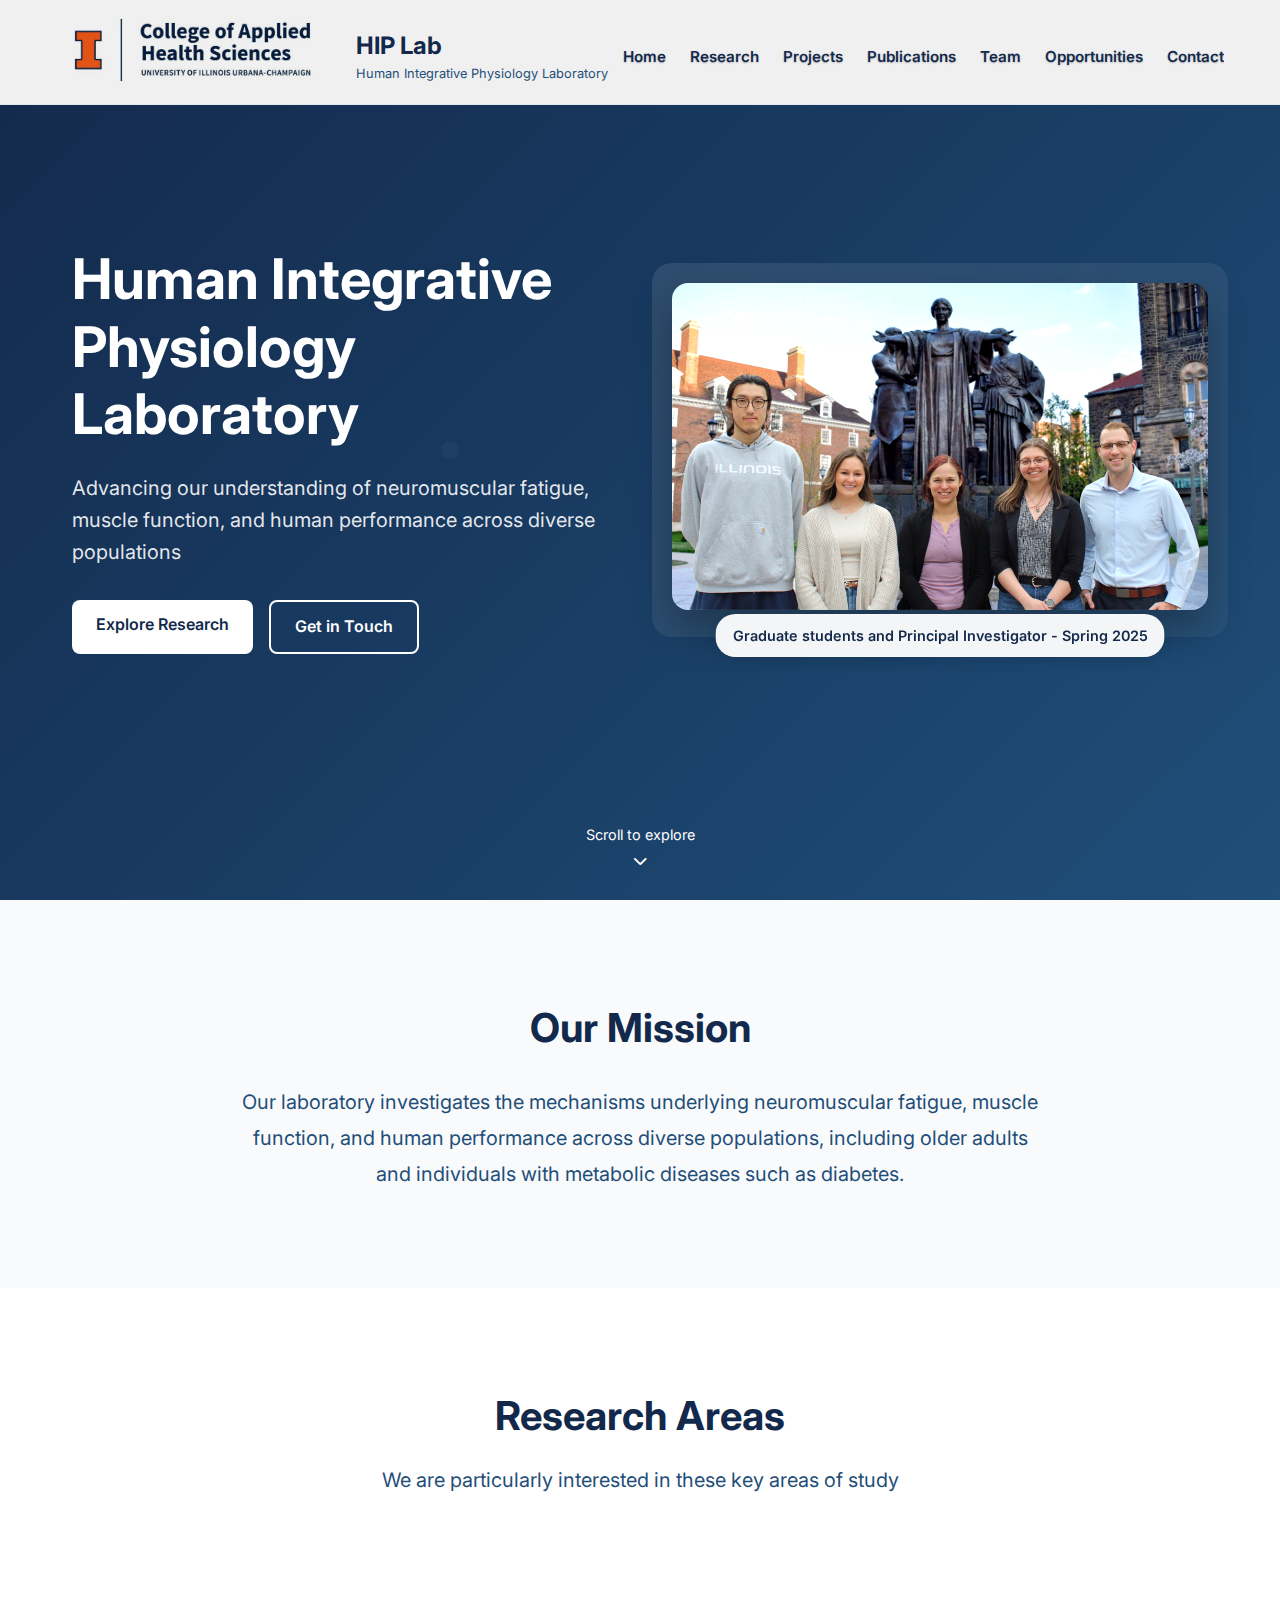
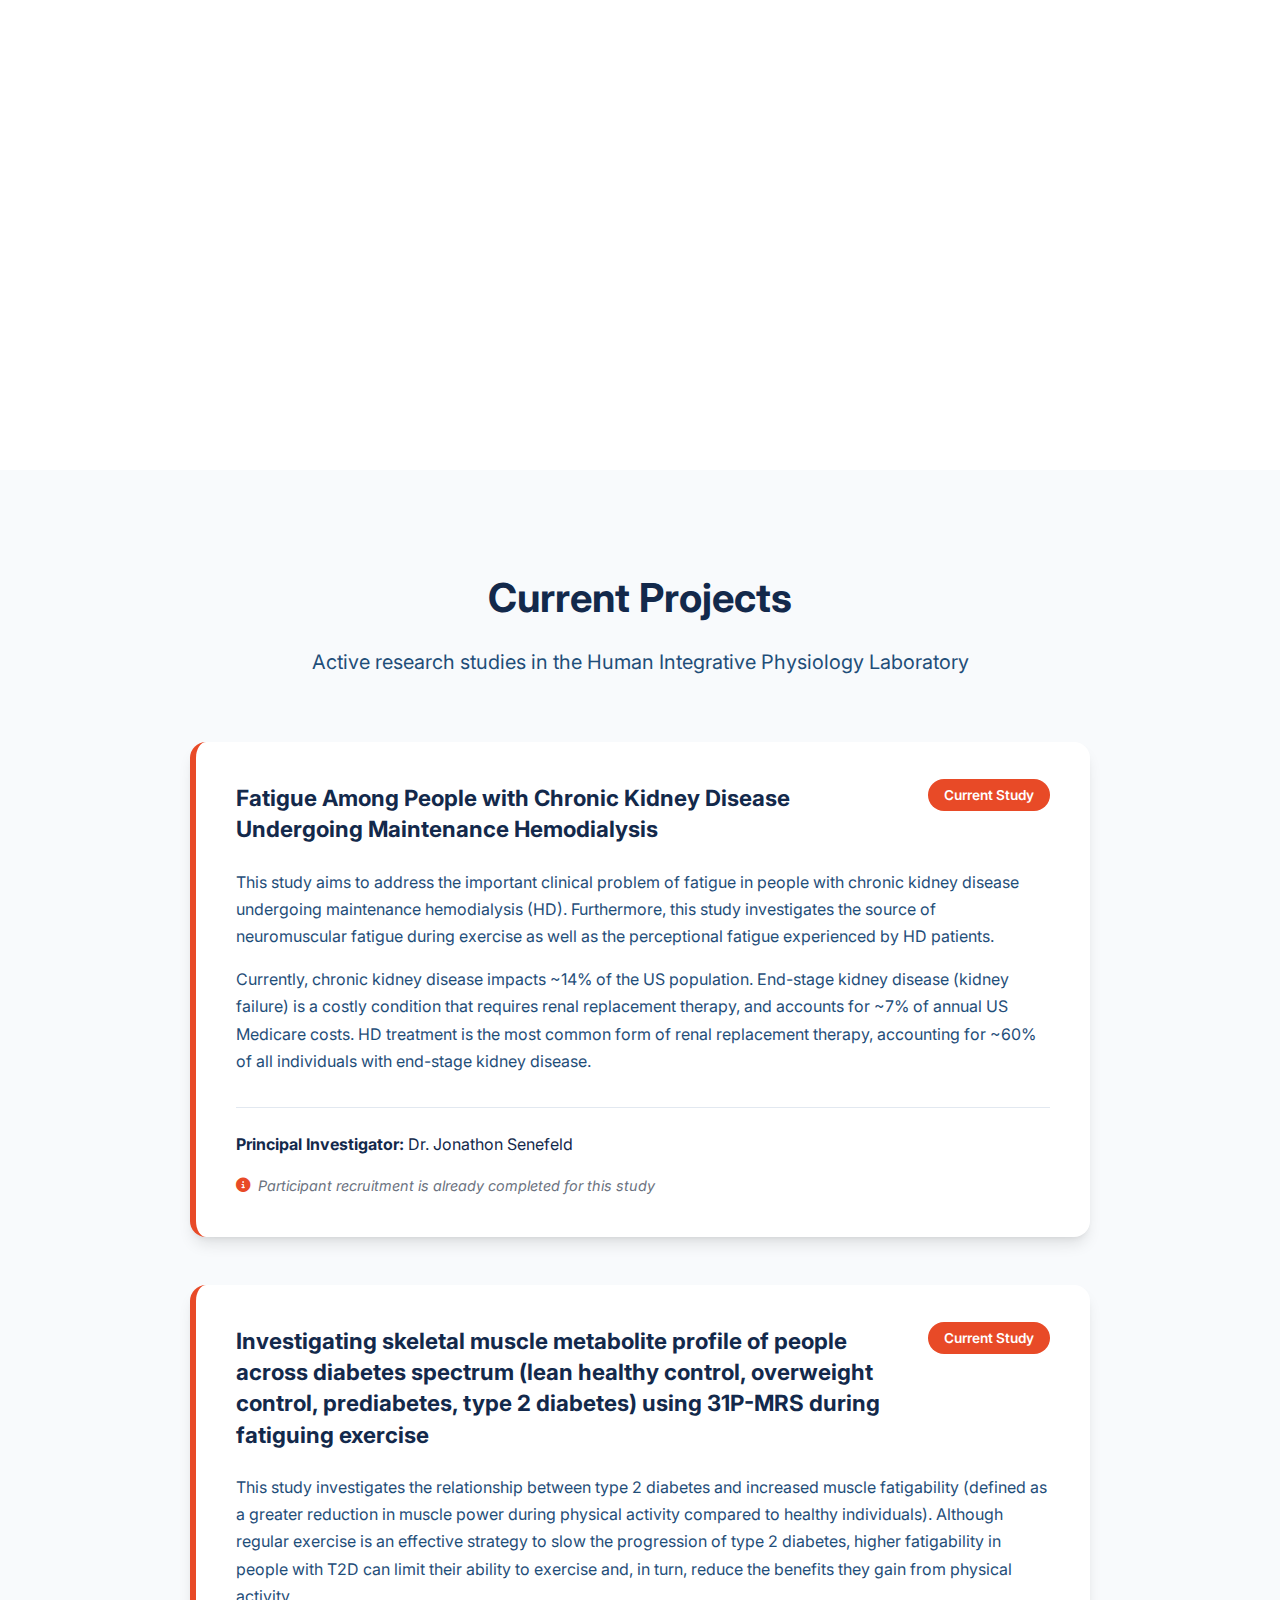
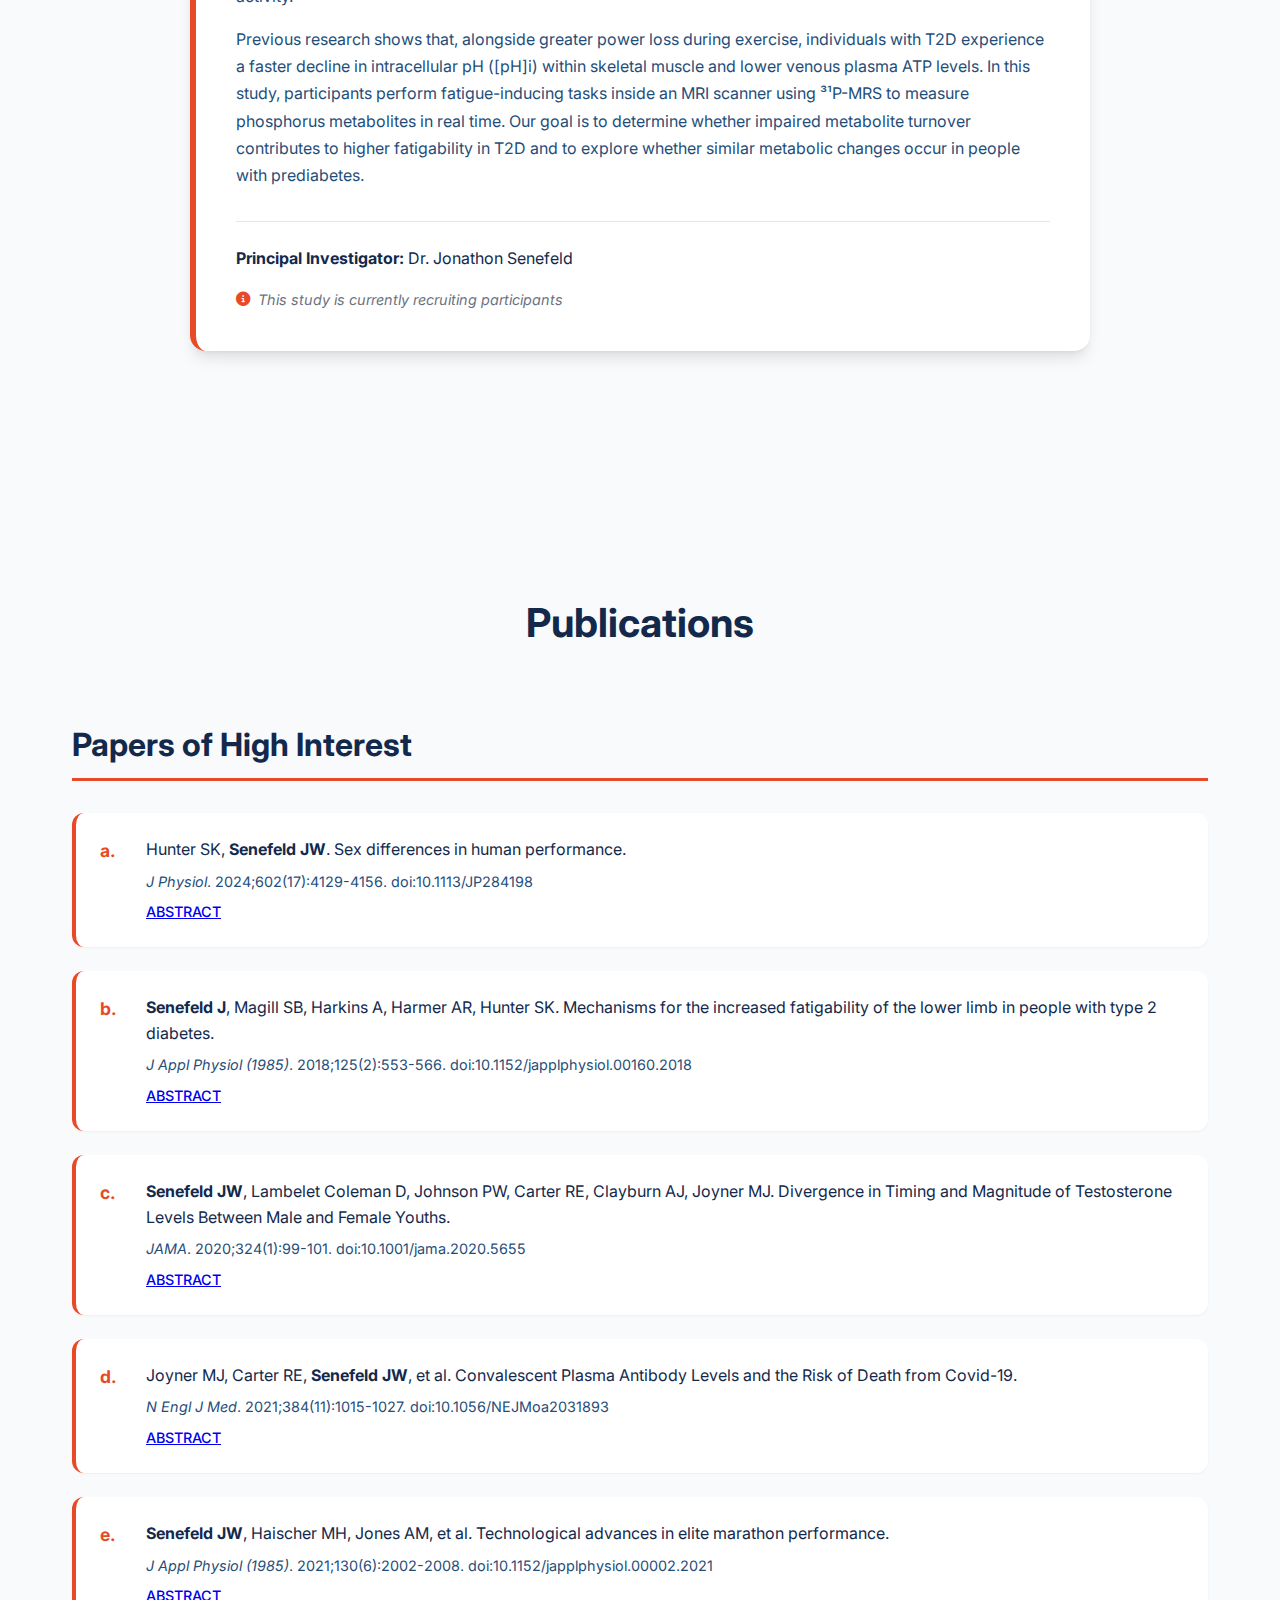
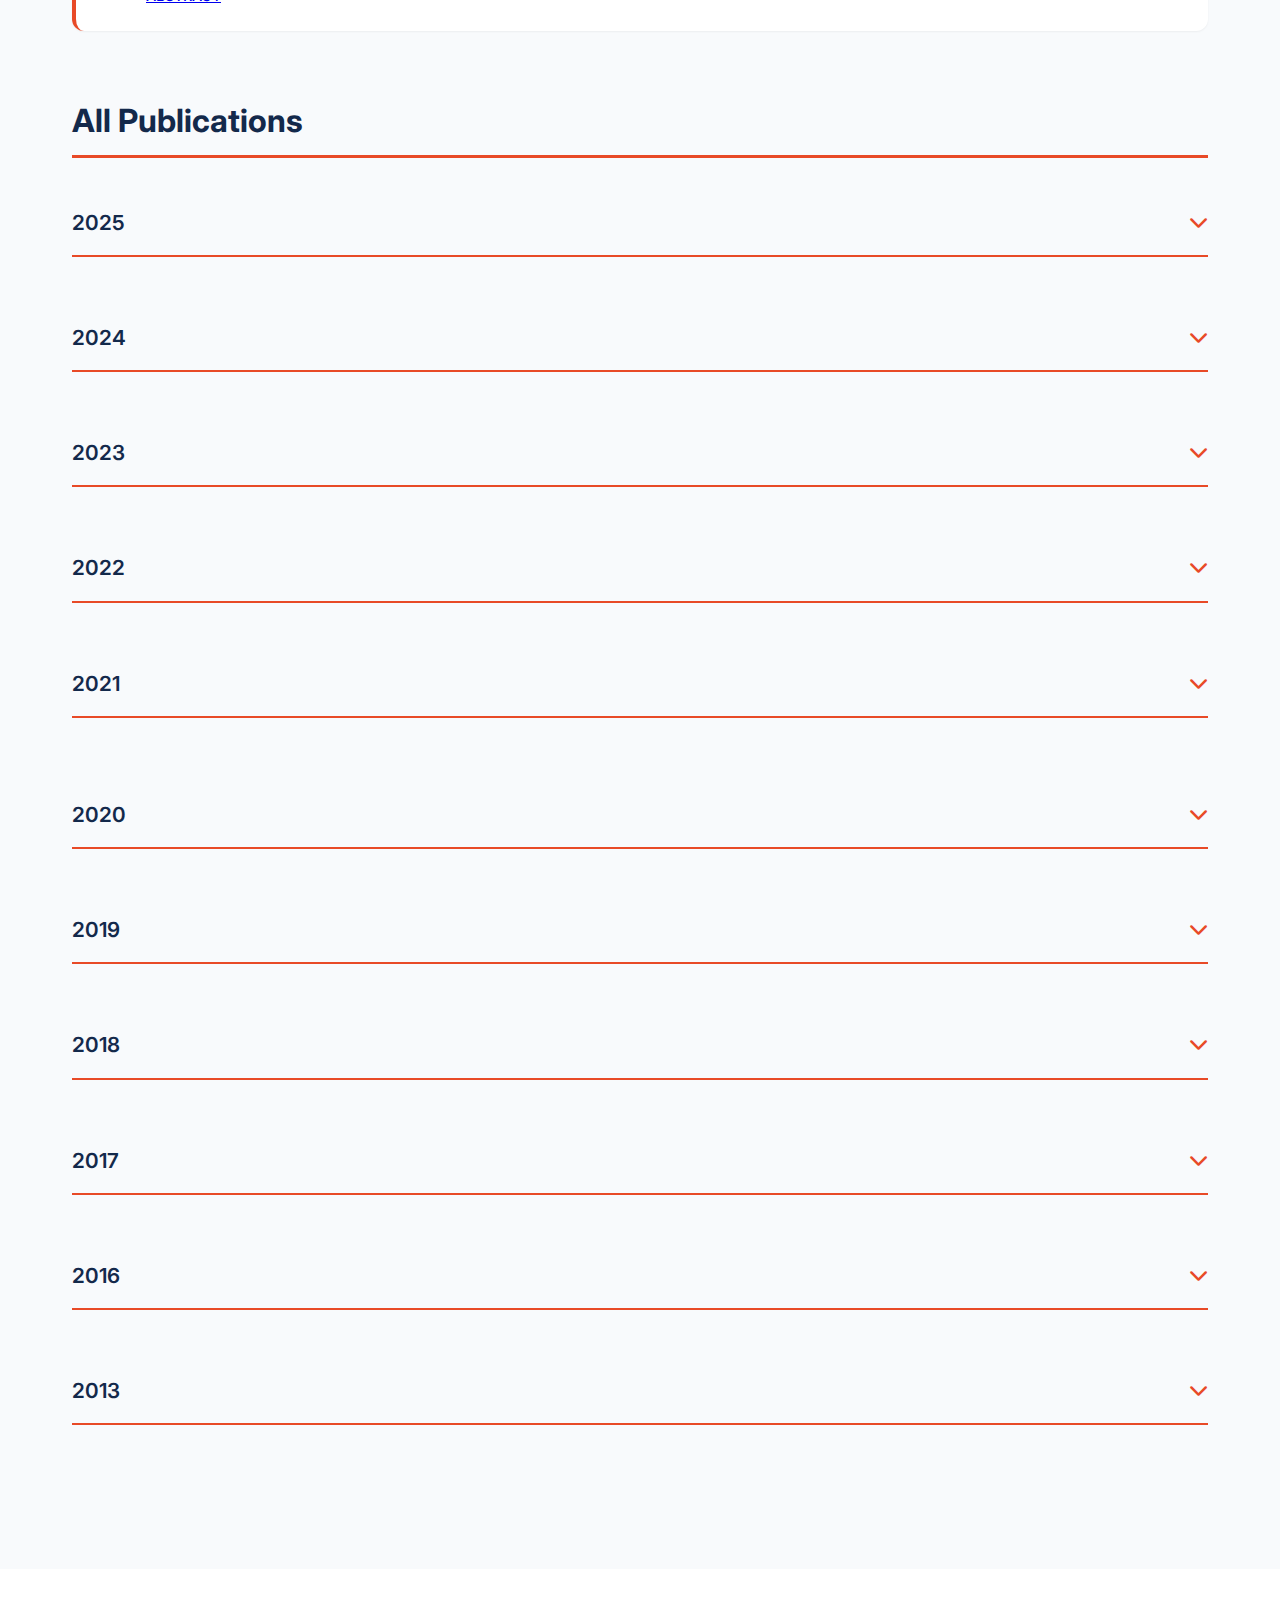
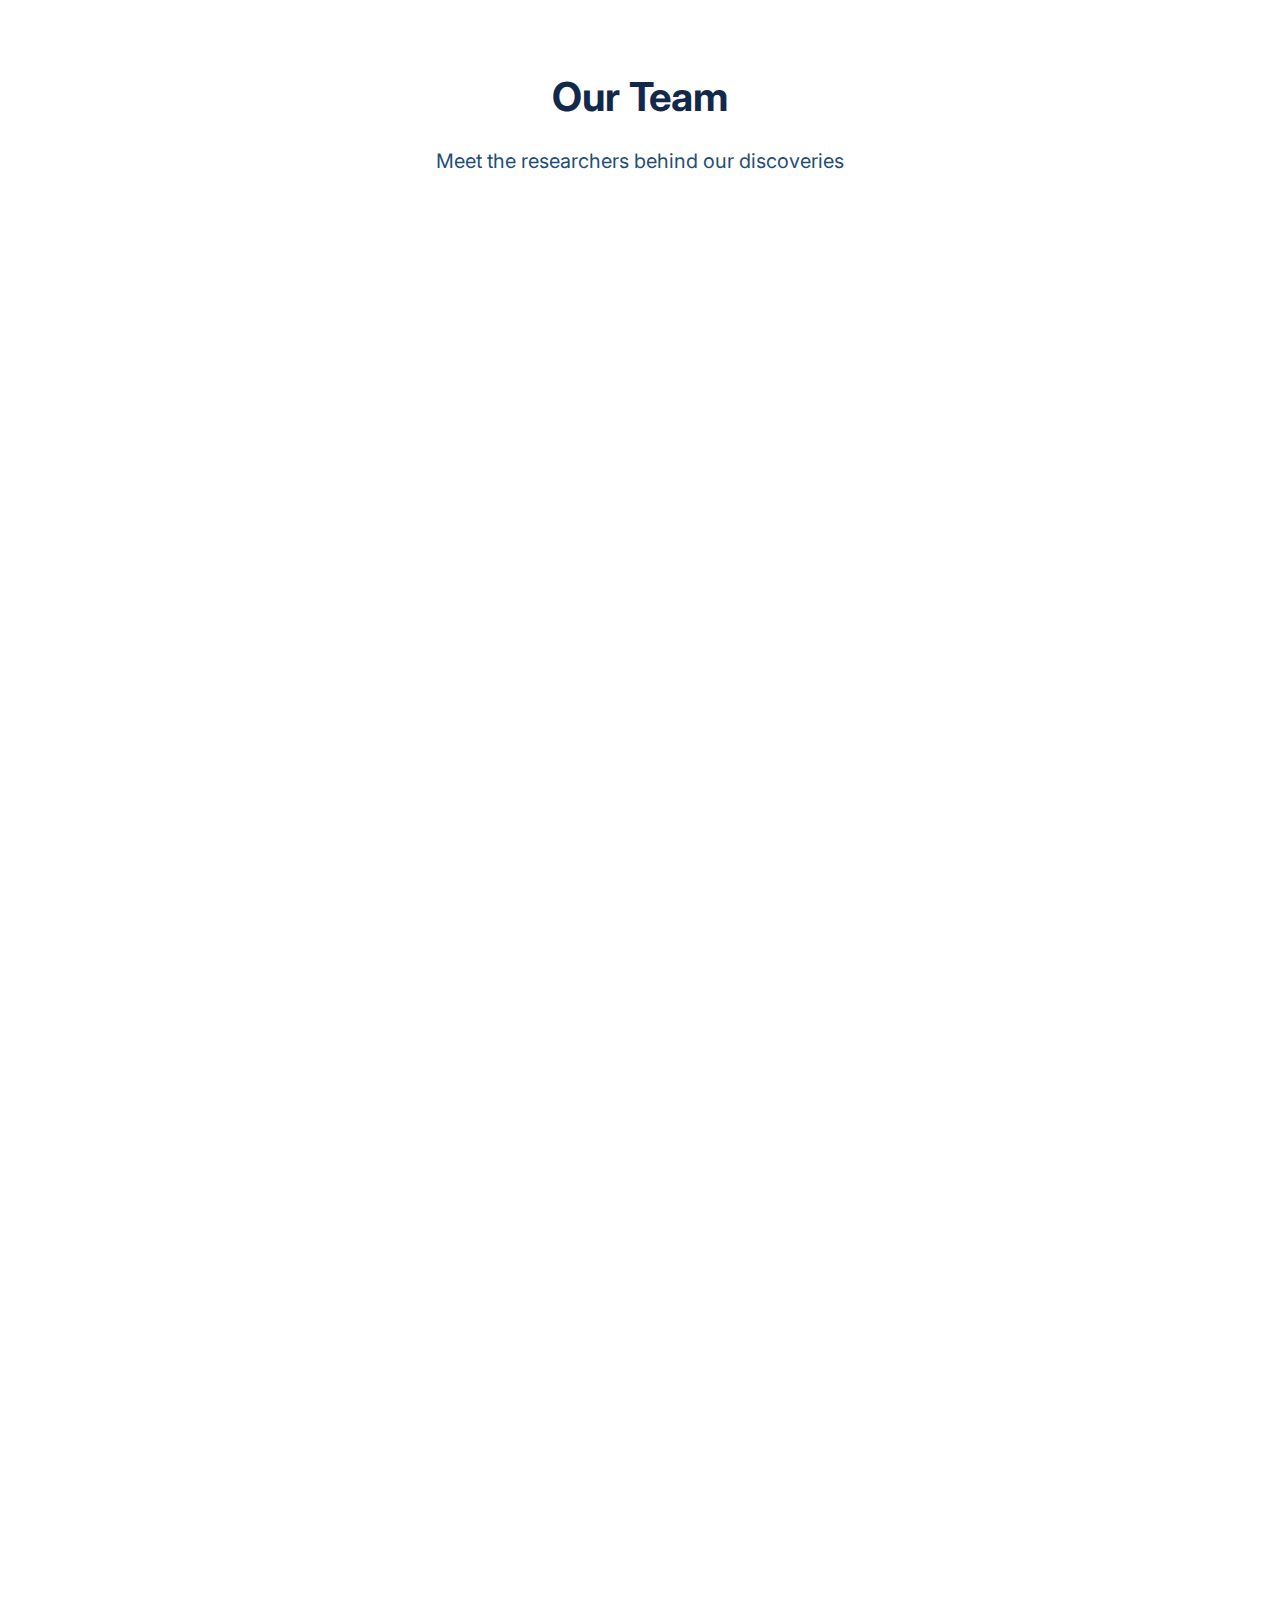
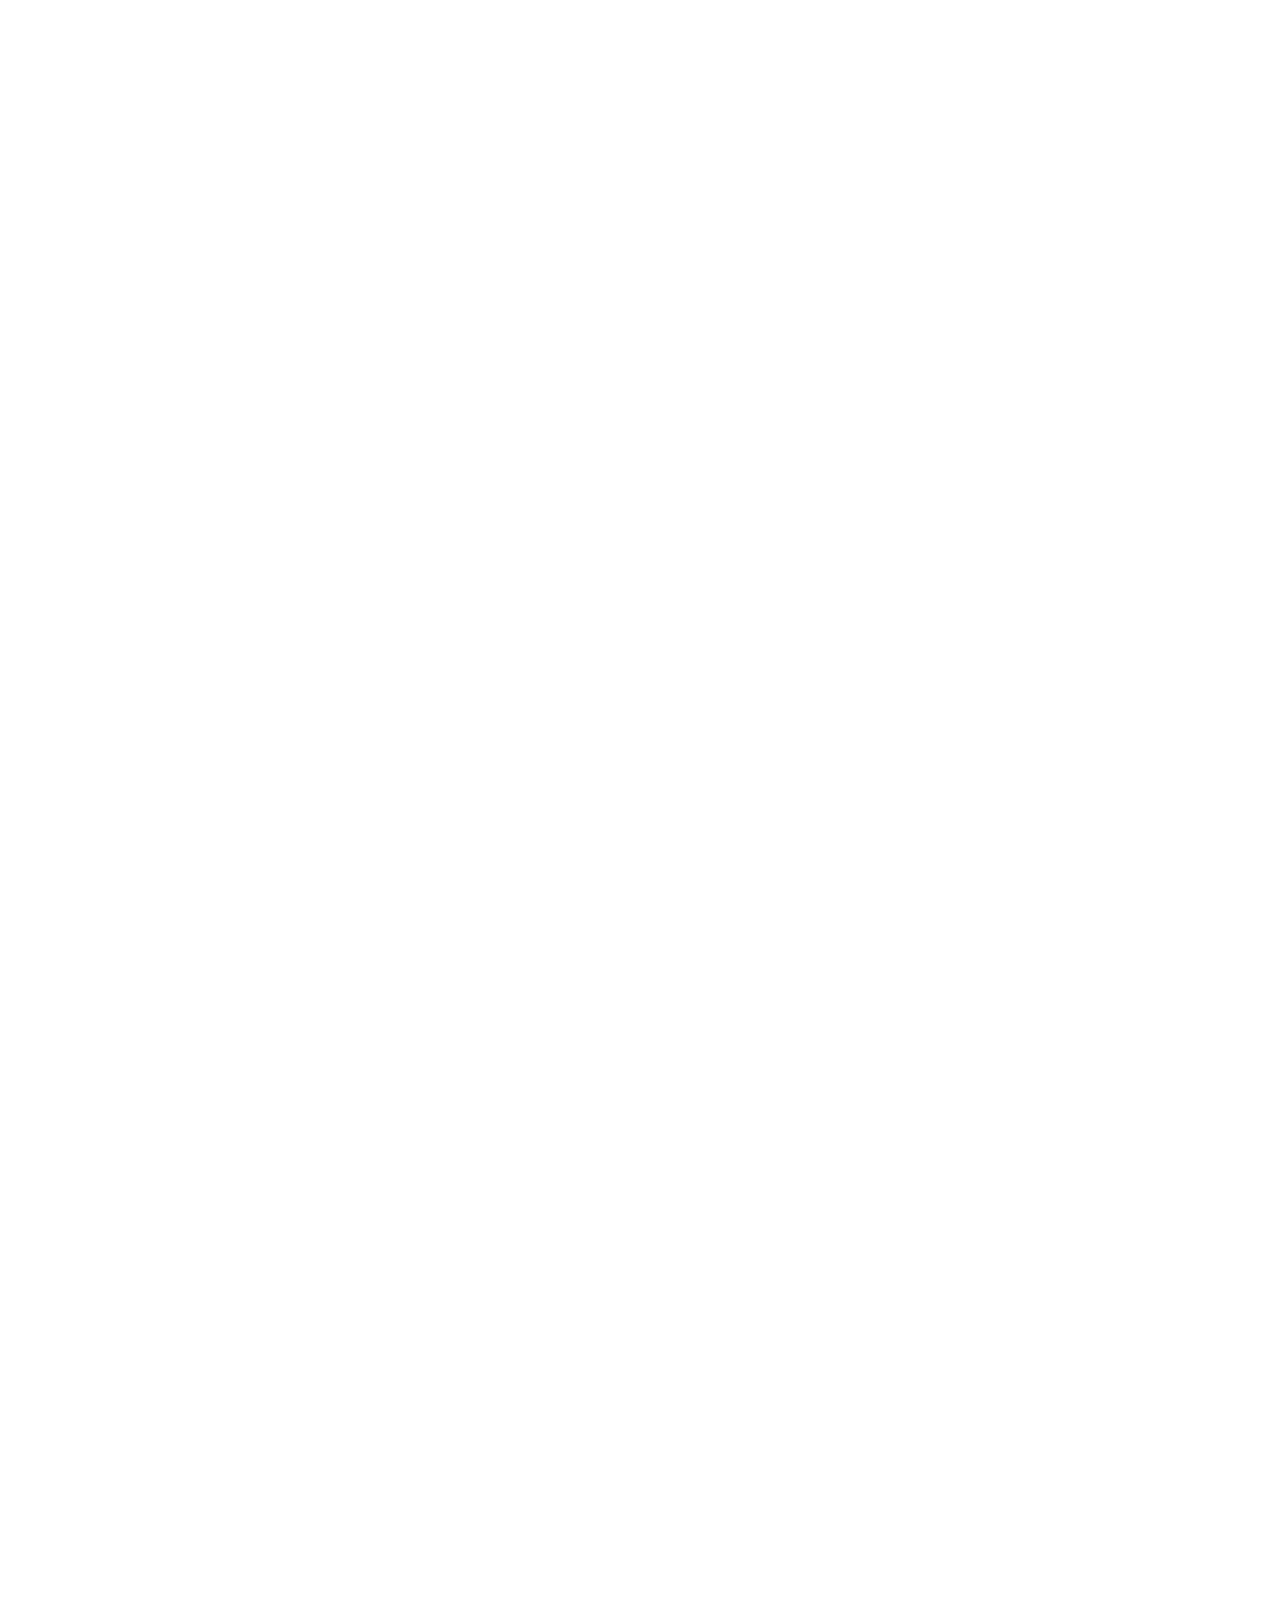
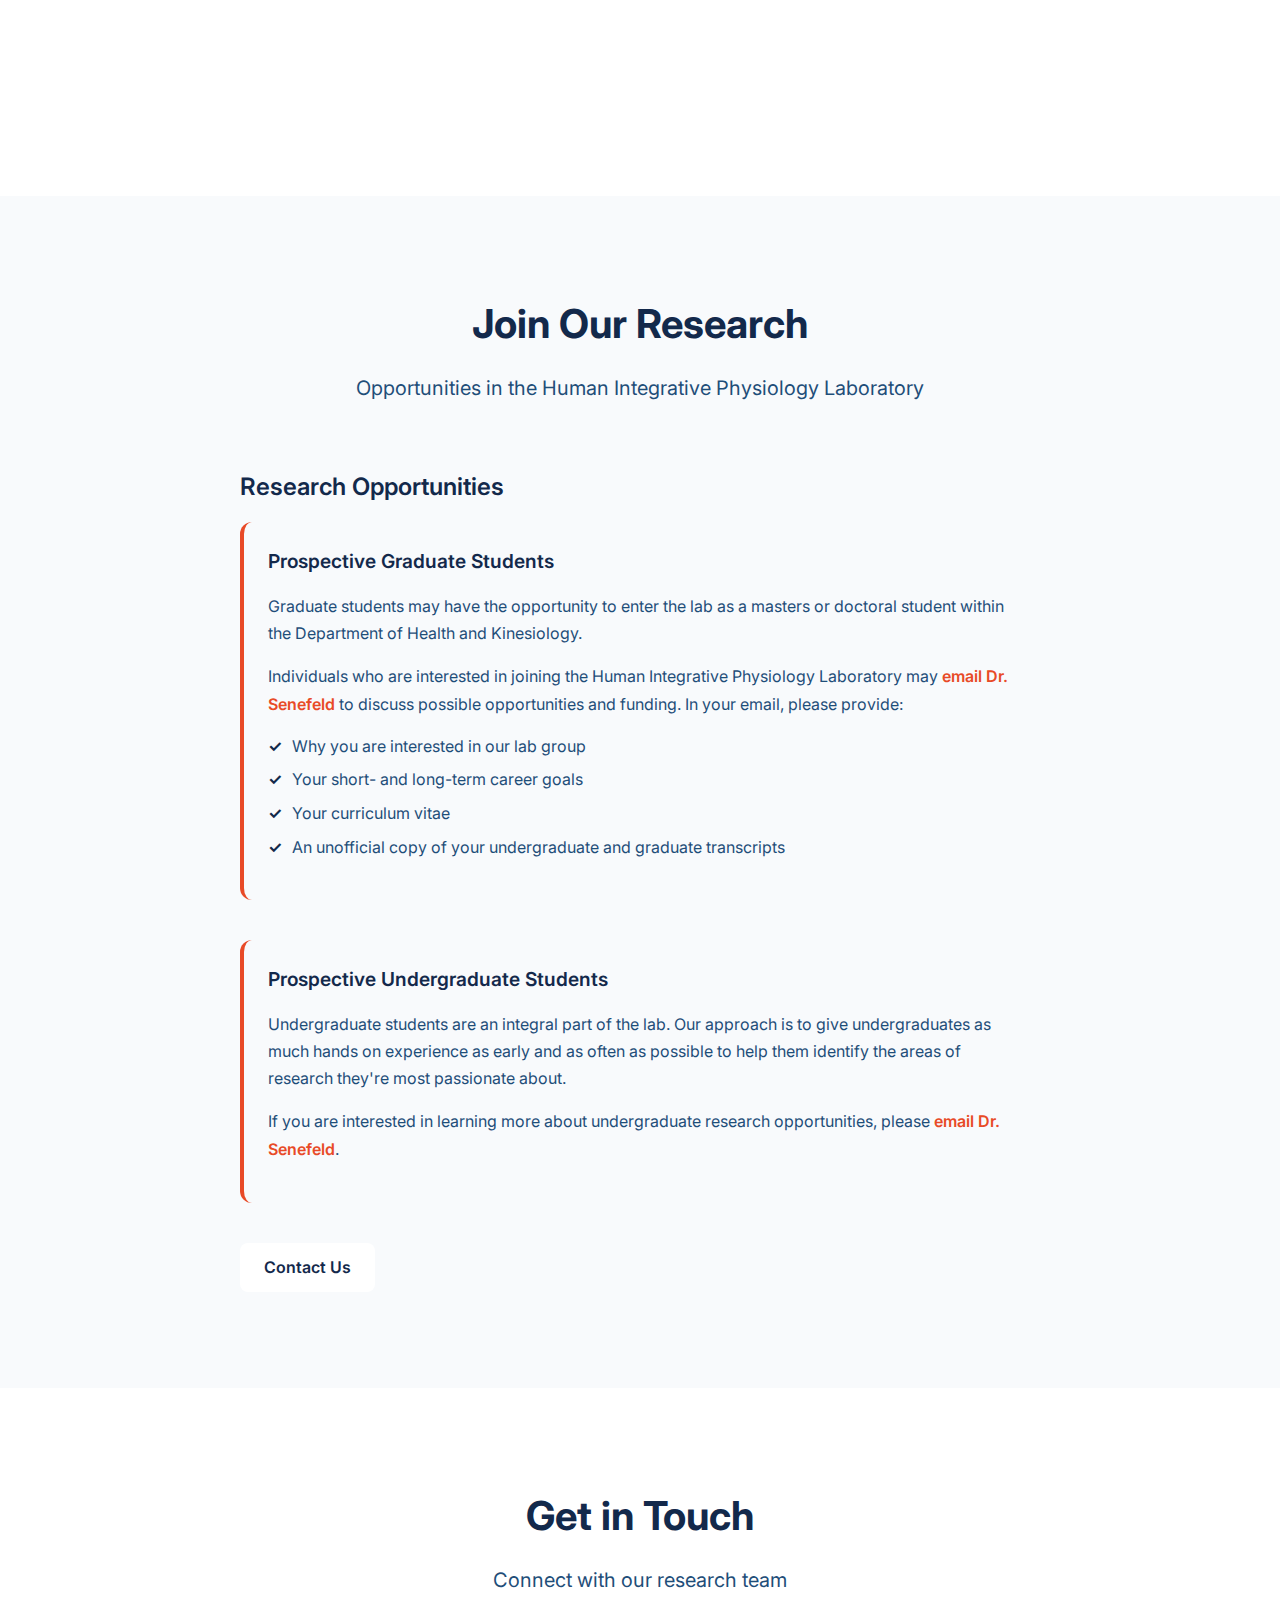
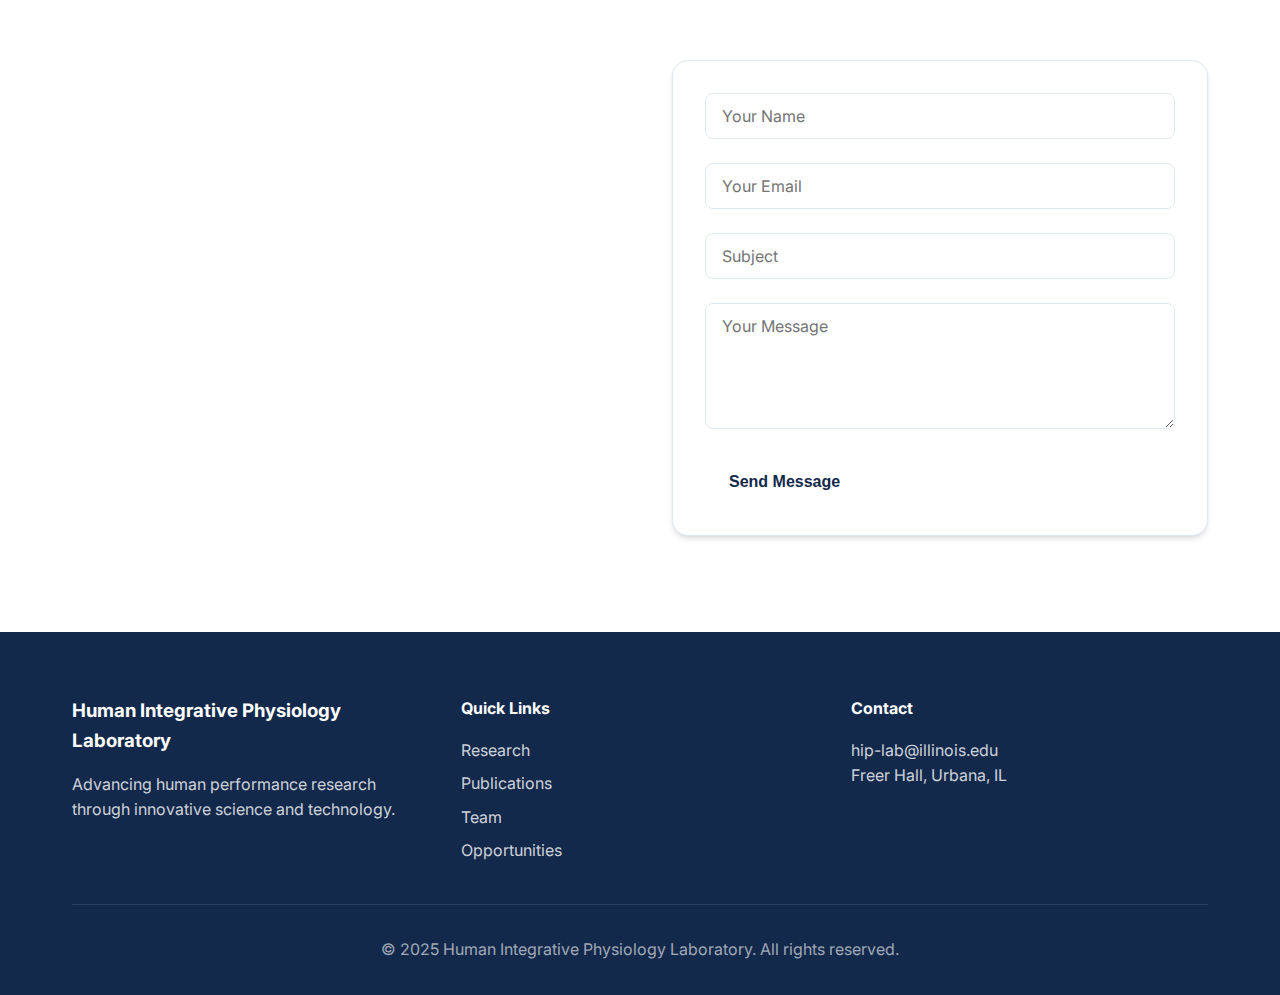
<file: index.html>
<!DOCTYPE html>
<html lang="en">
<head>
    <meta charset="UTF-8">
    <meta name="viewport" content="width=device-width, initial-scale=1.0">
    <title>Human Integrative Physiology Laboratory - University of Illinois</title>
    <meta name="description" content="Researching neuromuscular fatigue, muscle function, and human performance across diverse populations at the University of Illinois.">
    <link rel="stylesheet" href="styles.css">
    <link href="https://fonts.googleapis.com/css2?family=Inter:wght@300;400;500;600;700&display=swap" rel="stylesheet">
    <link rel="stylesheet" href="https://cdnjs.cloudflare.com/ajax/libs/font-awesome/6.4.0/css/all.min.css">
</head>
<body>
    <!-- Navigation -->
    <nav class="navbar">
        <div class="nav-container">
            <div class="nav-logo">
                <div class="logo-container">
                    <a href="https://ahs.illinois.edu/" target="_blank" rel="noopener noreferrer">
                        <img src="images/UIUC_LOGO.jpg" alt="University of Illinois Logo" class="uiuc-logo">
                    </a>
                    <div class="lab-info">
                        <h2>HIP Lab</h2>
                        <span>Human Integrative Physiology Laboratory</span>
                    </div>
                </div>
            </div>
            <ul class="nav-menu">
                <li class="nav-item">
                    <a href="#home" class="nav-link">Home</a>
                </li>
                <li class="nav-item">
                    <a href="#research" class="nav-link">Research</a>
                </li>
                <li class="nav-item">
                    <a href="#projects" class="nav-link">Projects</a>
                </li>
                <li class="nav-item">
                    <a href="#publications" class="nav-link">Publications</a>
                </li>
                <li class="nav-item">
                    <a href="#team" class="nav-link">Team</a>
                </li>
                <li class="nav-item">
                    <a href="#opportunities" class="nav-link">Opportunities</a>
                </li>
                <li class="nav-item">
                    <a href="#contact" class="nav-link">Contact</a>
                </li>
            </ul>
            <div class="hamburger">
                <span class="bar"></span>
                <span class="bar"></span>
                <span class="bar"></span>
            </div>
        </div>
    </nav>

    <!-- Hero Section -->
    <section id="home" class="hero">
        <div class="hero-container">
            <div class="hero-content">
                <h1 class="hero-title">
                    Human Integrative Physiology Laboratory
                </h1>
                <p class="hero-subtitle">
                    Advancing our understanding of neuromuscular fatigue, muscle function, and human performance across diverse populations
                </p>
                <div class="hero-buttons">
                    <a href="#research" class="btn btn-primary">Explore Research</a>
                    <a href="#contact" class="btn btn-secondary">Get in Touch</a>
                </div>
            </div>
            <div class="hero-visual">
                <div class="lab-photo-container">
                    <img src="images/lab-photo.jpg" alt="Human Integrative Physiology Laboratory" class="lab-photo">
                    <div class="lab-photo-caption">
                        <span>Graduate students and Principal Investigator - Spring 2025</span>
                    </div>
                </div>
            </div>
        </div>
        <div class="hero-scroll">
            <div class="scroll-indicator">
                <span>Scroll to explore</span>
                <i class="fas fa-chevron-down"></i>
            </div>
        </div>
    </section>

    <!-- Mission Section -->
    <section class="mission">
        <div class="container">
            <div class="mission-content">
                <h2>Our Mission</h2>
                <p>
                    Our laboratory investigates the mechanisms underlying neuromuscular fatigue, muscle function, and human performance across diverse populations, including older adults and individuals with metabolic diseases such as diabetes.
                </p>
            </div>
        </div>
    </section>

    <!-- Research Areas -->
    <section id="research" class="research">
        <div class="container">
            <div class="section-header">
                <h2>Research Areas</h2>
                <p>We are particularly interested in these key areas of study</p>
            </div>
            <div class="research-grid">
                <div class="research-card">
                    <div class="card-icon">
                        <i class="fas fa-brain"></i>
                    </div>
                    <h3>Neuromuscular Fatigue & Muscle Function</h3>
                    <p>Examining how aging, metabolic diseases, and clinical conditions (e.g., diabetes, COVID-19) impact skeletal muscle fatigue and exercise responses.</p>
                </div>
                <div class="research-card">
                    <div class="card-icon">
                        <i class="fas fa-dumbbell"></i>
                    </div>
                    <h3>Exercise as Nonpharmacological Intervention</h3>
                    <p>Exploring the protective effects of exercise training in both healthy individuals and clinical populations to enhance neuromuscular function and overall health.</p>
                </div>
                <div class="research-card">
                    <div class="card-icon">
                        <i class="fas fa-venus-mars"></i>
                    </div>
                    <h3>Sex-Specific Mechanisms</h3>
                    <p>Investigating how biological sex influences muscle fatigue, human performance, and physiological limitations to movement.</p>
                </div>
            </div>
        </div>
    </section>

    <!-- Projects -->
    <section id="projects" class="projects">
        <div class="container">
            <div class="section-header">
                <h2>Current Projects</h2>
                <p>Active research studies in the Human Integrative Physiology Laboratory</p>
            </div>
            <div class="projects-content">
                <div class="project-card">
                    <div class="project-header">
                        <h3>Fatigue Among People with Chronic Kidney Disease Undergoing Maintenance Hemodialysis</h3>
                        <div class="project-status">
                            <span class="status-badge">Current Study</span>
                        </div>
                    </div>
                    <div class="project-description">
                        <p>This study aims to address the important clinical problem of fatigue in people with chronic kidney disease undergoing maintenance hemodialysis (HD). Furthermore, this study investigates the source of neuromuscular fatigue during exercise as well as the perceptional fatigue experienced by HD patients.</p>
                        <p>Currently, chronic kidney disease impacts ~14% of the US population. End-stage kidney disease (kidney failure) is a costly condition that requires renal replacement therapy, and accounts for ~7% of annual US Medicare costs. HD treatment is the most common form of renal replacement therapy, accounting for ~60% of all individuals with end-stage kidney disease.</p>
                    </div>
                    <div class="project-details">
                        <div class="project-info">
                            <strong>Principal Investigator:</strong> Dr. Jonathon Senefeld
                        </div>
                        <div class="project-note">
                            <i class="fas fa-info-circle"></i>
                            <span>Participant recruitment is already completed for this study</span>
                        </div>
                    </div>
                </div>
                

                <div class="project-card">
                    <div class="project-header">
                        <h3>Investigating skeletal muscle metabolite profile of people across diabetes spectrum (lean healthy control, overweight control, prediabetes, type 2 diabetes) using 31P-MRS during fatiguing exercise</h3>
                        <div class="project-status">
                            <span class="status-badge">Current Study</span>
                        </div>
                    </div>
                    <div class="project-description">
                        <p>This study investigates the relationship between type 2 diabetes and increased muscle fatigability (defined as a greater reduction in muscle power during physical activity compared to healthy individuals). Although regular exercise is an effective strategy to slow the progression of type 2 diabetes, higher fatigability in people with T2D can limit their ability to exercise and, in turn, reduce the benefits they gain from physical activity.</p>
                        <p>Previous research shows that, alongside greater power loss during exercise, individuals with T2D experience a faster decline in intracellular pH ([pH]i) within skeletal muscle and lower venous plasma ATP levels. In this study, participants perform fatigue-inducing tasks inside an MRI scanner using ³¹P-MRS to measure phosphorus metabolites in real time. Our goal is to determine whether impaired metabolite turnover contributes to higher fatigability in T2D and to explore whether similar metabolic changes occur in people with prediabetes.</p>
                    </div>
                    <div class="project-details">
                        <div class="project-info">
                            <strong>Principal Investigator:</strong> Dr. Jonathon Senefeld
                        </div>
                        <div class="project-note">
                            <i class="fas fa-info-circle"></i>
                            <span>This study is currently recruiting participants</span>
                        </div>
                    </div>
                </div>
            </div>
        </div>
    </section>

    <!-- Publications -->
    <section id="publications" class="publications">
        <div class="container">
            <div class="section-header">
                <h2>Publications</h2>
                
            </div>
            
            <!-- Papers of High Interest -->
            <div class="publications-section">
                <h3>Papers of High Interest</h3>
                <div class="publications-list">
                    <div class="publication-item">
                        <div class="pub-number">a.</div>
                        <div class="pub-content">
                            <p class="pub-authors">Hunter SK, <strong>Senefeld JW</strong>. Sex differences in human performance.</p>
                            <p class="pub-journal"><em>J Physiol</em>. 2024;602(17):4129-4156. doi:10.1113/JP284198</p>
                            <p class="pub-links"><a href="https://pubmed.ncbi.nlm.nih.gov/39106346/" target="_blank" rel="noopener noreferrer">ABSTRACT</a></p>
                        </div>
                    </div>
                    <div class="publication-item">
                        <div class="pub-number">b.</div>
                        <div class="pub-content">
                            <p class="pub-authors"><strong>Senefeld J</strong>, Magill SB, Harkins A, Harmer AR, Hunter SK. Mechanisms for the increased fatigability of the lower limb in people with type 2 diabetes.</p>
                            <p class="pub-journal"><em>J Appl Physiol (1985)</em>. 2018;125(2):553-566. doi:10.1152/japplphysiol.00160.2018</p>
                            <p class="pub-links"><a href="https://pubmed.ncbi.nlm.nih.gov/29596017/" target="_blank" rel="noopener noreferrer">ABSTRACT</a></p>
                        </div>
                    </div>
                    <div class="publication-item">
                        <div class="pub-number">c.</div>
                        <div class="pub-content">
                            <p class="pub-authors"><strong>Senefeld JW</strong>, Lambelet Coleman D, Johnson PW, Carter RE, Clayburn AJ, Joyner MJ. Divergence in Timing and Magnitude of Testosterone Levels Between Male and Female Youths.</p>
                            <p class="pub-journal"><em>JAMA</em>. 2020;324(1):99-101. doi:10.1001/jama.2020.5655</p>
                            <p class="pub-links"><a href="https://pubmed.ncbi.nlm.nih.gov/32633795/" target="_blank" rel="noopener noreferrer">ABSTRACT</a></p>
                        </div>
                    </div>
                    <div class="publication-item">
                        <div class="pub-number">d.</div>
                        <div class="pub-content">
                            <p class="pub-authors">Joyner MJ, Carter RE, <strong>Senefeld JW</strong>, et al. Convalescent Plasma Antibody Levels and the Risk of Death from Covid-19.</p>
                            <p class="pub-journal"><em>N Engl J Med</em>. 2021;384(11):1015-1027. doi:10.1056/NEJMoa2031893</p>
                            <p class="pub-links"><a href="https://pubmed.ncbi.nlm.nih.gov/33523609/" target="_blank" rel="noopener noreferrer">ABSTRACT</a></p>
                        </div>
                    </div>
                    <div class="publication-item">
                        <div class="pub-number">e.</div>
                        <div class="pub-content">
                            <p class="pub-authors"><strong>Senefeld JW</strong>, Haischer MH, Jones AM, et al. Technological advances in elite marathon performance.</p>
                            <p class="pub-journal"><em>J Appl Physiol (1985)</em>. 2021;130(6):2002-2008. doi:10.1152/japplphysiol.00002.2021</p>
                            <p class="pub-links"><a href="https://pubmed.ncbi.nlm.nih.gov/33982594/" target="_blank" rel="noopener noreferrer">ABSTRACT</a></p>
                        </div>
                    </div>
                </div>
            </div>

            <!-- All Publications by Year -->
            <div class="publications-section">
                <h3>All Publications</h3>
                
                <!-- 2025 -->
                <div class="year-section">
                    <div class="year-header" onclick="toggleYear('2025')">
                        <h4>2025</h4>
                        <i class="fas fa-chevron-down year-toggle" id="toggle-2025"></i>
                    </div>
                    <div class="publications-list year-content" id="content-2025">
                        <div class="publication-item">
                            <div class="pub-number">114.</div>
                            <div class="pub-content">
                                <p class="pub-authors">Joyner, M. J., Hunter, S. K., Lundberg, T. R., & <strong>Senefeld JW</strong>. Lesbian, Gay, Bisexual, Transgender, Queer, and Other Sexual and Gender Minority Health Disparities.</p>
                                <p class="pub-journal"><em>Annals of internal medicine</em>, 178(6), 903, 2025.</p>
                                <p class="pub-links"><a href="https://pubmed.ncbi.nlm.nih.gov/40523297/" target="_blank" rel="noopener noreferrer">ABSTRACT</a></p>
                            </div>
                        </div>
                        <div class="publication-item">
                            <div class="pub-number">113.</div>
                            <div class="pub-content">
                                <p class="pub-authors">Kipp, S., Husen, M., Wiggins, C., Gorman, E., Clayburn, A., Joyner, M., &  <strong>Senefeld JW</strong>. Context-dependent trade-offs in body size among Olympic sports.</p>
                                <p class="pub-journal"><em>Applied physiology, nutrition, and metabolism = Physiologie appliquee, nutrition et metabolisme</em>, 50, 1–8, 2025. </p>
                                <p class="pub-links"><a href="https://pubmed.ncbi.nlm.nih.gov/40408782/" target="_blank" rel="noopener noreferrer">ABSTRACT</a></p>
                            </div>
                        </div>
                        <div class="publication-item">
                            <div class="pub-number">112.</div>
                            <div class="pub-content">
                                <p class="pub-authors">James, J. J., Hunter, S. K., Bueckers, E. P., Joyner, M. J., & <strong>Senefeld J. W.</strong>. Sex-Based Differences in the Representation of Top Youth Athletes.</p>
                                <p class="pub-journal"><em>Medicine and science in sports and exercise</em>, 57(7), 1523–1529, 2025.</p>
                                <p class="pub-links"><a href="https://pubmed.ncbi.nlm.nih.gov/39999359/" target="_blank" rel="noopener noreferrer">ABSTRACT</a></p>
                            </div>
                        </div>
                        <div class="publication-item">
                            <div class="pub-number">111.</div>
                            <div class="pub-content">
                                <p class="pub-authors">Joyner MJ, Hunter SK, <strong>Senefeld JW</strong>. Evidence on sex differences in sports performance.</p>
                                <p class="pub-journal"><em>Journal of Applied Physiology</em>, 138(1): 274-281, 2025.</p>
                                <p class="pub-links"><a href="https://pubmed.ncbi.nlm.nih.gov/39716906/" target="_blank" rel="noopener noreferrer">ABSTRACT</a></p>
                            </div>
                        </div>
                    </div>
                </div>

                <!-- 2024 -->
                <div class="year-section">
                    <div class="year-header" onclick="toggleYear('2024')">
                        <h4>2024</h4>
                        <i class="fas fa-chevron-down year-toggle" id="toggle-2024"></i>
                    </div>
                    <div class="publications-list year-content" id="content-2024">
                        <div class="publication-item">
                            <div class="pub-number">110.</div>
                            <div class="pub-content">
                                <p class="pub-authors">Tucker R, Hilton EN, McGawley K, Pollock N, Millet GP, Sandbakk Ø, Howatson G, Brown GA, Carlson LA, Chen MA, Heron N, Kirk C, Murphy MH, Pringle J, Richardson A, Santos-Concejero J, Christiansen AV, Jones C, Alonso JM, Robinson R, Jones N, Wilson M, Parker MG, Chintoh A, Hunter S, <strong>Senefeld JW</strong>, O'Connor MI, Joyner M, Carneiro EM, Devine C, Pike J, Lundberg TR. Reply to Williams et al: Fair and safe eligibility criteria for women's sport.</p>
                                <p class="pub-journal"><em>Scandinavian Journal of Medicine & Science in Sports</em>, 34(11): e14754, 2024.</p>
                                <p class="pub-links"><a href="https://pubmed.ncbi.nlm.nih.gov/39492644/" target="_blank" rel="noopener noreferrer">ABSTRACT</a></p>
                            </div>
                        </div>
                        <div class="publication-item">
                            <div class="pub-number">109.</div>
                            <div class="pub-content">
                                <p class="pub-authors">Collantes DB, <strong>Senefeld JW</strong>, Larson KF, Lambelet Coleman D, Joyner MJ, Kipp S. Sex differences in elite track and field performances and inferences about steroid doping.</p>
                                <p class="pub-journal"><em>Experimental Physiology</em>.</p>
                                <p class="pub-links"><a href="https://pubmed.ncbi.nlm.nih.gov/39487997/" target="_blank" rel="noopener noreferrer">ABSTRACT</a></p>
                            </div>
                        </div>
                        <div class="publication-item">
                            <div class="pub-number">108.</div>
                            <div class="pub-content">
                                <p class="pub-authors">Klassen SA, Limberg JK, Harvey RE, Wiggins CC, Spafford JE, Iannarelli NJ, <strong>Senefeld JW</strong>, Nicholson WT, Curry TB, Joyner MJ, Shoemaker JK, Baker SE. Human sympathetic neuronal discharge patterns regulate neuropeptide-Y bioavailability.</p>
                                <p class="pub-journal"><em>American Journal of Physiology-Heart and Circulatory Physiology</em>, 327(6): H1599-H1605, 2024.</p>
                                <p class="pub-links"><a href="https://pubmed.ncbi.nlm.nih.gov/39453430/" target="_blank" rel="noopener noreferrer">ABSTRACT</a></p>
                            </div>
                        </div>
                        <div class="publication-item">
                            <div class="pub-number">107.</div>
                            <div class="pub-content">
                                <p class="pub-authors">Dragotakes Q, Johnson PW, Buras MR, Carter RE, Joyner MJ, Bloch E, Gebo KA, Hanley D, Henderson JP, Pirofski L, Shoham S, <strong>Senefeld JW</strong>, Tobian AAR, Wiggins C, Wright RS, Paneth N, Sullivan DJ, Casadevall A. Estimates of actual and potential lives saved in the United States from the use of Covid-19 convalescent plasma.</p>
                                <p class="pub-journal"><em>Proceedings of the National Academy of Sciences of the United States of America</em>, 121(41): e2414957121.</p>
                                <p class="pub-links"><a href="https://pubmed.ncbi.nlm.nih.gov/39352932/" target="_blank" rel="noopener noreferrer">ABSTRACT</a></p>
                            </div>
                        </div>
                        <div class="publication-item">
                            <div class="pub-number">106.</div>
                            <div class="pub-content">
                                <p class="pub-authors">Zaremba S, Miller AJ, Ovrom EA, <strong>Senefeld JW</strong>, Wiggins CC, Dominelli PB, Ganesh R, Hurt RT, Bartholmai BJ, Joyner MJ, Welch BT, Ripoll JG, Ramsook AH. Increased luminal area of large conducting airways in patients with Covid-19 and post-acute sequelae of Covid-19: a retrospective case-control study.</p>
                                <p class="pub-journal"><em>Journal of Applied Physiology</em>, 137(5): 1168-1174, 2024.</p>
                                <p class="pub-links"><a href="https://pubmed.ncbi.nlm.nih.gov/39298620/" target="_blank" rel="noopener noreferrer">ABSTRACT</a></p>
                            </div>
                        </div>
                        <div class="publication-item">
                            <div class="pub-number">105.</div>
                            <div class="pub-content">
                                <p class="pub-authors">Couture KM, <strong>Senefeld JW</strong>. Controversial technological advancements in sports.</p>
                                <p class="pub-journal"><em>Journal of Applied Physiology</em>, 137(3): 659, 2024.</p>
                                <p class="pub-links"><a href="https://pubmed.ncbi.nlm.nih.gov/39245277/" target="_blank" rel="noopener noreferrer">ABSTRACT</a></p>
                            </div>
                        </div>
                        <div class="publication-item">
                            <div class="pub-number">104.</div>
                            <div class="pub-content">
                                <p class="pub-authors">Tucker R, Hilton EN, McGawley K, Pollock N, Millet GP, Sandbakk Ø, Howatson G, Brown GA, Carlson LA, Chen MA, Heron N, Kirk C, Murphy MH, Pringle J, Richardson A, Santos-Concejero J, Christiansen AV, Jones C, Alonso JM, Robinson R, Jones N, Wilson M, Parker MG, Chintoh A, Hunter S, <strong>Senefeld JW</strong>, O'Connor MI, Joyner M, Carneiro EM, Devine C, Pike J, Lundberg TR. Fair and safe eligibility criteria for women's sports.</p>
                                <p class="pub-journal"><em>Scandinavian Journal of Medicine & Science in Sports</em>, 34(8): e14715, 2024.</p>
                                <p class="pub-links"><a href="https://pubmed.ncbi.nlm.nih.gov/39169560/" target="_blank" rel="noopener noreferrer">ABSTRACT</a></p>
                            </div>
                        </div>
                        <div class="publication-item">
                            <div class="pub-number">103.</div>
                            <div class="pub-content">
                                <p class="pub-authors">Hunter SK, <strong>Senefeld JW</strong>. Sex differences in human performance.</p>
                                <p class="pub-journal"><em>Journal of Physiology</em>, 602(17): 4129-4156, 2024.</p>
                                <p class="pub-links"><a href="https://pubmed.ncbi.nlm.nih.gov/39106346/" target="_blank" rel="noopener noreferrer">ABSTRACT</a></p>
                            </div>
                        </div>
                        <div class="publication-item">
                            <div class="pub-number">102.</div>
                            <div class="pub-content">
                                <p class="pub-authors">Franchini M, Cruciani M, Mengoli C, Casadevall A, Glingani C, Joyner MJ, Pirofski LA, <strong>Senefeld JW</strong>, Shoham S, Sullivan DJ, Zani M, Focosi D. Convalescent plasma and predictors of mortality among hospitalized COVID-19 patients: a systematic review and meta-analysis.</p>
                                <p class="pub-journal"><em>Clinical Microbiology and Infection</em>, 30(12): 1514-1522, 2024.</p>
                                <p class="pub-links"><a href="https://pubmed.ncbi.nlm.nih.gov/39067517/" target="_blank" rel="noopener noreferrer">ABSTRACT</a></p>
                            </div>
                        </div>
                        <div class="publication-item">
                            <div class="pub-number">101.</div>
                            <div class="pub-content">
                                <p class="pub-authors">Klassen SA, Limberg JK, Harvey RE, Wiggins CC, Iannarelli NJ, <strong>Senefeld JW</strong>, Nicholson WT, Curry TB, Joyner MJ, Shoemaker JK, Baker SE. Central α2-adrenergic mechanisms regulate human sympathetic neuronal discharge strategies.</p>
                                <p class="pub-journal"><em>Journal of Physiology</em>, 602(16): 4053-4071, 2024.</p>
                                <p class="pub-links"><a href="https://pubmed.ncbi.nlm.nih.gov/39058701/" target="_blank" rel="noopener noreferrer">ABSTRACT</a></p>
                            </div>
                        </div>
                        <div class="publication-item">
                            <div class="pub-number">100.</div>
                            <div class="pub-content">
                                <p class="pub-authors">Roy TK, Joyner MJ, <strong>Senefeld JW</strong>, Wiggins CC, Secomb TW. An empirical model for world record running speeds with distance, age, and sex: anaerobic and aerobic contributions to performance.</p>
                                <p class="pub-journal"><em>Journal of Applied Physiology</em>, 137(2): 357-363, 2024.</p>
                                <p class="pub-note"><strong>*Recognized by the American Physiological Society as an outstanding publication (APS_select).</strong></p>
                                <p class="pub-links"><a href="https://pubmed.ncbi.nlm.nih.gov/38932687/" target="_blank" rel="noopener noreferrer">ABSTRACT</a></p>
                            </div>
                        </div>
                        <div class="publication-item">
                            <div class="pub-number">99.</div>
                            <div class="pub-content">
                                <p class="pub-authors">Leonardis JM and <strong>Senefeld JW</strong>. Integrative approach to understanding force (un)steadiness.</p>
                                <p class="pub-journal"><em>Journal of Applied Physiology</em>, 136(5): 1269, 2024.</p>
                                <p class="pub-links"><a href="https://pubmed.ncbi.nlm.nih.gov/38743397/" target="_blank" rel="noopener noreferrer">ABSTRACT</a></p>
                            </div>
                        </div>
                        <div class="publication-item">
                            <div class="pub-number">98.</div>
                            <div class="pub-content">
                                <p class="pub-authors">Focosi D, Franchini M, <strong>Senefeld JW</strong>, Joyner MJ, Sullivan DJ, Pekosz A, Maggi F. Passive immunotherapies for the next influenza pandemic.</p>
                                <p class="pub-journal"><em>Reviews in Medical Virology</em>, 34(3): e2533, 2024.</p>
                                <p class="pub-links"><a href="https://pubmed.ncbi.nlm.nih.gov/38635404/" target="_blank" rel="noopener noreferrer">ABSTRACT</a></p>
                            </div>
                        </div>
                        <div class="publication-item">
                            <div class="pub-number">97.</div>
                            <div class="pub-content">
                                <p class="pub-authors">Murphy EK, Bertsch SR, Klein SB, Minichiello JM, Anderson J, Rashedi N, Sun Y, Hamlin A, Joyner MJ, Curry TB, Johnson CP, Regimbal RJ, Wiggins CC, <strong>Senefeld JW</strong>, Shepherd JRA, Baker SE, Elliot JT, Halter RJ, Vaze VS, Paradis NA. Non-Invasive biomarkers for detecting progression toward hypovolemic cardiovascular instability in a lower body negative pressure model.</p>
                                <p class="pub-journal"><em>Scientific Reports</em>, 14(1): 8719, 2024.</p>
                                <p class="pub-links"><a href="https://pubmed.ncbi.nlm.nih.gov/38622207/" target="_blank" rel="noopener noreferrer">ABSTRACT</a></p>
                            </div>
                        </div>
                        <div class="publication-item">
                            <div class="pub-number">96.</div>
                            <div class="pub-content">
                                <p class="pub-authors">Ripoll JG, Tulledge-Scheitel SM, Stephenson AA, Ford S, Pike ML, Gorman EK, Hanson SN, Juskewitch JE, Miller AJ, Zaremba S, Ovrom EA, Razonable RR, Ganesh R, Hurt RT, Fischer EN, Derr AN, Eberle MR, Larsen JJ, Carney CM, Theel ES, Parikh SA, Kay NE, Joyner MJ, <strong>Senefeld JW</strong>. Outpatient treatment with concomitant vaccine-boosted convalescent plasma for patients with immunosuppression and COVID-19.</p>
                                <p class="pub-journal"><em>mBio</em>, 15(5): e0040024, 2024.</p>
                                <p class="pub-links"><a href="https://pubmed.ncbi.nlm.nih.gov/38602414/" target="_blank" rel="noopener noreferrer">ABSTRACT</a></p>
                            </div>
                        </div>
                        <div class="publication-item">
                            <div class="pub-number">95.</div>
                            <div class="pub-content">
                                <p class="pub-authors">Atkinson M, James JJ, Quinn M, <strong>Senefeld JW</strong>, Hunter SK. Sex differences in track and field elite youth.</p>
                                <p class="pub-journal"><em>Medicine and Science in Sports and Exercise</em>, 56(8): 1390-1397, 2024.</p>
                                <p class="pub-links"><a href="https://pubmed.ncbi.nlm.nih.gov/38595163/" target="_blank" rel="noopener noreferrer">ABSTRACT</a></p>
                            </div>
                        </div>
                        <div class="publication-item">
                            <div class="pub-number">94.</div>
                            <div class="pub-content">
                                <p class="pub-authors"><strong>Senefeld JW</strong>, Hunter SK. Hormonal basis of biological sex differences in human athletic performance.</p>
                                <p class="pub-journal"><em>Endocrinology</em>, 165(5): bqae036, 2024.</p>
                                <p class="pub-links"><a href="https://pubmed.ncbi.nlm.nih.gov/38563597/" target="_blank" rel="noopener noreferrer">ABSTRACT</a></p>
                            </div>
                        </div>
                        <div class="publication-item">
                            <div class="pub-number">93.</div>
                            <div class="pub-content">
                                <p class="pub-authors">Franchini M, Focosi D, Cruciani M, Joyner MJ, Pirofski L, <strong>Senefeld JW</strong>, Shoham S, Sullivan DJ, Casadevall A. Safety and efficacy of convalescent plasma combined with other pharmaceutical agents for treatment of COVID-19 in hospitalized patients: a systematic review and meta-analysis.</p>
                                <p class="pub-journal"><em>Diseases</em>, 12(3): 41, 2024.</p>
                                <p class="pub-links"><a href="https://pubmed.ncbi.nlm.nih.gov/38534965/" target="_blank" rel="noopener noreferrer">ABSTRACT</a></p>
                            </div>
                        </div>
                        <div class="publication-item">
                            <div class="pub-number">92.</div>
                            <div class="pub-content">
                                <p class="pub-authors">Sebastião E, Morgan AM, Pawelczyk KP, <strong>Senefeld JW</strong>. The lifetime fitness program: structured physical activity for older adults and meaningful experiential learning for kinesiology students.</p>
                                <p class="pub-journal"><em>Kinesiology Review</em>, 13(3): 463-467, 2024.</p>
                            </div>
                        </div>
                        <div class="publication-item">
                            <div class="pub-number">91.</div>
                            <div class="pub-content">
                                <p class="pub-authors">Franchini M, Casadevall A, Cruciani M, Joyner MJ, Pirofski L, <strong>Senefeld JW</strong>, Shoham S, Sullivan DJ, Focosi D. Convalescent plasma: An unexpected new therapeutic option for critically ill COVID-19 patients coming from the past.</p>
                                <p class="pub-journal"><em>Journal of Clinical Anesthesia</em>, 94: 111411, 2024.</p>
                                <p class="pub-links"><a href="https://pubmed.ncbi.nlm.nih.gov/38335905/" target="_blank" rel="noopener noreferrer">ABSTRACT</a></p>
                            </div>
                        </div>
                        <div class="publication-item">
                            <div class="pub-number">90.</div>
                            <div class="pub-content">
                                <p class="pub-authors"><strong>Senefeld JW</strong>, Henderson JP, Joyner MJ. Convalescent plasma for Covid-19-induced ARDS.</p>
                                <p class="pub-journal"><em>New England Journal of Medicine</em>, 390(4): 385, 2024.</p>
                                <p class="pub-links"><a href="https://pubmed.ncbi.nlm.nih.gov/38265660/" target="_blank" rel="noopener noreferrer">ABSTRACT</a></p>
                            </div>
                        </div>
                        <div class="publication-item">
                            <div class="pub-number">89.</div>
                            <div class="pub-content">
                                <p class="pub-authors">Franchini M, Cruciani M, Casadevall A, Joyner MJ, <strong>Senefeld JW</strong>, Sullivan DJ, Zani M, Focosi D. Safety of COVID-19 convalescent plasma: a definitive systematic review and meta-analysis of randomized controlled trials.</p>
                                <p class="pub-journal"><em>Transfusion</em>, 64(2): 388-399, 2024.</p>
                                <p class="pub-links"><a href="https://pubmed.ncbi.nlm.nih.gov/38156374/" target="_blank" rel="noopener noreferrer">ABSTRACT</a></p>
                            </div>
                        </div>
                        <div class="publication-item">
                            <div class="pub-number">88.</div>
                            <div class="pub-content">
                                <p class="pub-authors">Dominelli PB, <strong>Senefeld JW</strong>, Wiggins CC, Baker SE, Clayburn AJ, Joyner MJ. Quadriceps fatigue during hypoxic and ischemic knee-extension exercise is similar in males and females.</p>
                                <p class="pub-journal"><em>Journal of Applied Physiology</em>, 136(1): 177-188, 2024.</p>
                                <p class="pub-links"><a href="https://pubmed.ncbi.nlm.nih.gov/38059290/" target="_blank" rel="noopener noreferrer">ABSTRACT</a></p>
                            </div>
                        </div>
                        <div class="publication-item">
                            <div class="pub-number">87.</div>
                            <div class="pub-content">
                                <p class="pub-authors">Franchini M, Casadevall A, <strong>Senefeld JW</strong>, Joyner MJ, Sullivan DJ, Focosi D. Recommendations on the use of COVID-19 convalescent plasma to treat immunocompromised patients.</p>
                                <p class="pub-journal"><em>Seminars in Thrombosis and Hemostasis</em>, 50(4): 648-653, 2024.</p>
                                <p class="pub-links"><a href="https://pubmed.ncbi.nlm.nih.gov/37984358/" target="_blank" rel="noopener noreferrer">ABSTRACT</a></p>
                            </div>
                        </div>
                    </div>
                </div>

                <!-- 2023 -->
                <div class="year-section">
                    <div class="year-header" onclick="toggleYear('2023')">
                        <h4>2023</h4>
                        <i class="fas fa-chevron-down year-toggle" id="toggle-2023"></i>
                    </div>
                    <div class="publications-list year-content" id="content-2023">
                        <div class="publication-item">
                            <div class="pub-number">86.</div>
                            <div class="pub-content">
                                <p class="pub-authors"><strong>Senefeld JW</strong>, Marks P, Casadevall A, Joyner MJ. The value of observational registry studies for the next infectious disease emergency.</p>
                                <p class="pub-journal"><em>mBio</em>, 14(6):e0256523, 2023.</p>
                                <p class="pub-links"><a href="https://pubmed.ncbi.nlm.nih.gov/37937981/" target="_blank" rel="noopener noreferrer">ABSTRACT</a></p>
                            </div>
                        </div>
                        <div class="publication-item">
                            <div class="pub-number">85.</div>
                            <div class="pub-content">
                                <p class="pub-authors"><strong>Senefeld JW</strong>, Gorman EK, Johnson PW, Moir ME, Klassen SA, Carter RE, Paneth NS, Sullivan DJ, Morkeberg OH, Wright RS, Fairweather D, Bruno KA, Shoham S, Bloch EM, Focosi D, Henderson JP, Juskewitch JE, Pirofski L, Grossman BJ, Tobian AAR, Franchini M, Ganesh R, Hurt RT, Kay NE, Parikh SA, Baker SE, Buchholtz ZA, Buras MR, Clayburn AJ, Dennis JJ, Diaz Soto JC, Herasevich V, Klompas AM, Kunze KL, Larson KF, Mills JR, Regimbal RJ, Ripoll JG, Sexton MA, Shepherd JRA, Stubbs JR, Theel ES, van Buskirk CM, van Helmond N, Vogt MNP, Whelan ER, Wiggins CC, Winters JL, Casadevall A, Joyner MJ. Mortality rates among hospitalized patients with COVID-19 treated with convalescent plasma: a systematic review and meta-analysis.</p>
                                <p class="pub-journal"><em>Mayo Clinic Proceedings: Innovations, Quality & Outcomes</em>, 7(5): 499-513, 2023.</p>
                                <p class="pub-links"><a href="https://pubmed.ncbi.nlm.nih.gov/37859995/" target="_blank" rel="noopener noreferrer">ABSTRACT</a></p>
                            </div>
                        </div>
                        <div class="publication-item">
                            <div class="pub-number">84.</div>
                            <div class="pub-content">
                                <p class="pub-authors">Webb KL, Gorman EK, Morkeberg OH, Klassen SA, Regimbal RJ, Wiggins CC, Joyner MJ, Hammer SM, <strong>Senefeld JW</strong>. The relationship between hemoglobin and VO2max: a systematic review & meta-analysis.</p>
                                <p class="pub-journal"><em>PLoS One</em>, 18(10): e0292835, 2023.</p>
                                <p class="pub-links"><a href="https://pubmed.ncbi.nlm.nih.gov/37824583/" target="_blank" rel="noopener noreferrer">ABSTRACT</a></p>
                            </div>
                        </div>
                        <div class="publication-item">
                            <div class="pub-number">83.</div>
                            <div class="pub-content">
                                <p class="pub-authors">Smith JR, <strong>Senefeld JW</strong>, Larson KF, Joyner MJ. Consequences of group III/IV afferent feedback and respiratory muscle work on exercise tolerance in heart failure with reduced ejection fraction.</p>
                                <p class="pub-journal"><em>Experimental Physiology</em>, 108(11): 1351-1365, 2023.</p>
                                <p class="pub-links"><a href="https://pubmed.ncbi.nlm.nih.gov/37735814/" target="_blank" rel="noopener noreferrer">ABSTRACT</a></p>
                            </div>
                        </div>
                        <div class="publication-item">
                            <div class="pub-number">82.</div>
                            <div class="pub-content">
                                <p class="pub-authors">Joyner MJ, Wiggins CC, Baker SE, Klassen SA, <strong>Senefeld JW</strong>. Exercise and experiments of nature.</p>
                                <p class="pub-journal"><em>Comprehensive Physiology</em>, 13(3):4879-4907, 2023.</p>
                                <p class="pub-links"><a href="https://pubmed.ncbi.nlm.nih.gov/37358508/" target="_blank" rel="noopener noreferrer">ABSTRACT</a></p>
                            </div>
                        </div>
                        <div class="publication-item">
                            <div class="pub-number">81.</div>
                            <div class="pub-content">
                                <p class="pub-authors"><strong>Senefeld JW</strong>, Joyner MJ. Severe Acute Respiratory Syndrome Coronavirus 2 Antibody Replacement Therapy for Immunocompromised Patients.</p>
                                <p class="pub-journal"><em>Clinical Infectious Diseases</em>, 77(7): 961-963, 2023.</p>
                                <p class="pub-links"><a href="https://pubmed.ncbi.nlm.nih.gov/37337905/" target="_blank" rel="noopener noreferrer">ABSTRACT</a></p>
                            </div>
                        </div>
                        <div class="publication-item">
                            <div class="pub-number">80.</div>
                            <div class="pub-content">
                                <p class="pub-authors">Ramsook AH, Dominelli PB, Angus SA, <strong>Senefeld JW</strong>, Wiggins CC, Joyner MJ. The oxygen transport cascade and exercise: Lessons from comparative physiology.</p>
                                <p class="pub-journal"><em>Comparative Biochemistry and Physiology Part A: Molecular & Integrative Physiology</em>, 282: 111442, 2023.</p>
                                <p class="pub-links"><a href="https://pubmed.ncbi.nlm.nih.gov/37182787/" target="_blank" rel="noopener noreferrer">ABSTRACT</a></p>
                            </div>
                        </div>
                        <div class="publication-item">
                            <div class="pub-number">79.</div>
                            <div class="pub-content">
                                <p class="pub-authors">Sullivan DJ, Franchini M, <strong>Senefeld JW</strong>, Joyner MJ, Casadevall A, Focosi D. Plasma after both SARS-CoV-2 vaccination and COVID 19 potently neutralizes BQ.1.1 and XBB.1.</p>
                                <p class="pub-journal"><em>Journal of General Virology</em>, 104(5). 2023.</p>
                                <p class="pub-links"><a href="https://pubmed.ncbi.nlm.nih.gov/37167085/" target="_blank" rel="noopener noreferrer">ABSTRACT</a></p>
                            </div>
                        </div>
                        <div class="publication-item">
                            <div class="pub-number">78.</div>
                            <div class="pub-content">
                                <p class="pub-authors">Casadevall A, Joyner MJ, Pirofski L, <strong>Senefeld JW</strong>, Shoham S, Sullivan D, Focosi D. Convalescent plasma therapy in COVID-19: unraveling the data using the principles of antibody therapy.</p>
                                <p class="pub-journal"><em>Expert Review of Respiratory Medicine</em>, 17(5):381-395, 2023.</p>
                                <p class="pub-links"><a href="https://pubmed.ncbi.nlm.nih.gov/37129285/" target="_blank" rel="noopener noreferrer">ABSTRACT</a></p>
                            </div>
                        </div>
                        <div class="publication-item">
                            <div class="pub-number">77.</div>
                            <div class="pub-content">
                                <p class="pub-authors">Sullivan DJ, Franchini M, <strong>Senefeld JW</strong>, Joyner MJ, Casadevall A, Focosi D. Outpatient treatment of confirmed COVID-19.</p>
                                <p class="pub-journal"><em>Annals of Internal Medicine</em>, 176(5):eL230099, 2023.</p>
                                <p class="pub-links"><a href="https://pubmed.ncbi.nlm.nih.gov/37068278/" target="_blank" rel="noopener noreferrer">ABSTRACT</a></p>
                            </div>
                        </div>
                        <div class="publication-item">
                            <div class="pub-number">76.</div>
                            <div class="pub-content">
                                <p class="pub-authors">Nokoff NJ, <strong>Senefeld J</strong>, Krausz CG, Hunter SK, Joyner MJ. Sex differences in athletic performance: perspectives on transgender athletes.</p>
                                <p class="pub-journal"><em>Exercise and Sport Sciences Reviews</em>, 51(3):85-95, 2023.</p>
                                <p class="pub-note"><strong>*Recognized by Exercise and Sport Sciences Reviews as 2023 Paper of the Year</strong></p>
                                <p class="pub-links"><a href="https://pubmed.ncbi.nlm.nih.gov/37057897/" target="_blank" rel="noopener noreferrer">ABSTRACT</a></p>
                            </div>
                        </div>
                        <div class="publication-item">
                            <div class="pub-number">75.</div>
                            <div class="pub-content">
                                <p class="pub-authors"><strong>Senefeld JW</strong>, Hunter SK, Lambelet Coleman D, Joyner MJ. Case studies in physiology: Male to female transgender swimmer in college athletics.</p>
                                <p class="pub-journal"><em>Journal of Applied Physiology</em>, 134(4): 1032-1037, 2023.</p>
                                <p class="pub-links"><a href="https://pubmed.ncbi.nlm.nih.gov/36927141/" target="_blank" rel="noopener noreferrer">ABSTRACT</a></p>
                            </div>
                        </div>
                        <div class="publication-item">
                            <div class="pub-number">74.</div>
                            <div class="pub-content">
                                <p class="pub-authors">Pruter WW, Klassen SA, Dominelli PB, Wiggins CC, <strong>Senefeld JW</strong>, Roy TK, Joyner MJ, Baker SE. Attenuated cardiac autonomic function in humans with high affinity hemoglobin and compensatory polycythemia.</p>
                                <p class="pub-journal"><em>American Journal of Physiology Regulatory, Integrative and Comparative Physiology</em>, 324(5): R625-R634, 2023.</p>
                                <p class="pub-links"><a href="https://pubmed.ncbi.nlm.nih.gov/36878486/" target="_blank" rel="noopener noreferrer">ABSTRACT</a></p>
                            </div>
                        </div>
                        <div class="publication-item">
                            <div class="pub-number">73.</div>
                            <div class="pub-content">
                                <p class="pub-authors">Bloch EM, Focosi D, Shoham S, <strong>Senefeld JW</strong>, Tobian AAR, Baden LR, Tiberghien P, Sullivan D, Cohn C, Dioverti V, Henderson J, So-Osman C, Juskewitch JE, Razonable RR, Franchini M, Goel R, Grossman B, Casadevall A, Joyner MJ, Avery RK, Pirofski L, Gebo K. Guidance on the use of convalescent plasma to treat immunocompromised patients with COVID-19.</p>
                                <p class="pub-journal"><em>Clinical Infectious Diseases</em>, 76(11): 2018-2024, 2023.</p>
                                <p class="pub-links"><a href="https://pubmed.ncbi.nlm.nih.gov/36740590/" target="_blank" rel="noopener noreferrer">ABSTRACT</a></p>
                            </div>
                        </div>
                        <div class="publication-item">
                            <div class="pub-number">72.</div>
                            <div class="pub-content">
                                <p class="pub-authors">Johnson PW, Kunze KL, <strong>Senefeld JW</strong>, Sinclair JE, Isha S, Satashia PH, Bhakta S, Cowart JB, Bosch W, O'Horo J, Shah SZ, Wadei H, Edwards MA, Pollock BD, Edwards AJ, Scheitel-Tulledge S, Clune CG, Hanson SN, Arndt R, Heyliger A, Kudrna C, Bierle DM, Buckmeier JR, Seville MTA, Orenstein R, Libertin C, Ganesh R, Franco PM, MD, Razonable RR, MD, Carter RE, Sanghavi DK, Speicher LL. Association of neutralizing anti-spike monoclonal antibody treatment with Covid-19 hospitalization and assessment of the monoclonal antibody screening score.</p>
                                <p class="pub-journal"><em>Mayo Clinic Proceedings: Innovations, Quality & Outcome</em>, 7(2): 109-121, 2023.</p>
                                <p class="pub-links"><a href="https://pubmed.ncbi.nlm.nih.gov/36644593/" target="_blank" rel="noopener noreferrer">ABSTRACT</a></p>
                            </div>
                        </div>
                        <div class="publication-item">
                            <div class="pub-number">71.</div>
                            <div class="pub-content">
                                <p class="pub-authors"><strong>Senefeld JW</strong>, Franchini M, Mengoli C, Cruciani M, Zani M, Gorman EK, Focosi D, Casadevall A, Joyner MJ. COVID-19 convalescent plasma for the treatment of immunocompromised patients.</p>
                                <p class="pub-journal"><em>JAMA Network Open</em>, 6(1): e2250647, 2023.</p>
                                <p class="pub-links"><a href="https://pubmed.ncbi.nlm.nih.gov/36633846/" target="_blank" rel="noopener noreferrer">ABSTRACT</a></p>
                            </div>
                        </div>
                        <div class="publication-item">
                            <div class="pub-number">70.</div>
                            <div class="pub-content">
                                <p class="pub-authors">Focosi D, Franchini M, <strong>Senefeld JW</strong>, Casadevall A, Joyner MJ. Convalescent plasma for COVID-19 in oncohematological patients: a call for revision of the European Conference on Infections in Leukemia-9 (ECIL-9) guidelines.</p>
                                <p class="pub-journal"><em>Journal of Clinical Virology Plus</em>, 3(1): 100128, 2023.</p>
                                <p class="pub-links"><a href="https://pubmed.ncbi.nlm.nih.gov/36504695/" target="_blank" rel="noopener noreferrer">ABSTRACT</a></p>
                            </div>
                        </div>
                        <div class="publication-item">
                            <div class="pub-number">69.</div>
                            <div class="pub-content">
                                <p class="pub-authors">Focosi D, <strong>Senefeld JW</strong>, Joyner MJ, Sullivan D, Casadevall A, Franchini M. Lower anti-spike levels in B-cell depleted patients after convalescent plasma transfusion suggest the need for repeated doses.</p>
                                <p class="pub-journal"><em>British Journal of Haematology</em>, 200(2): e22-e24, 2023.</p>
                                <p class="pub-links"><a href="https://pubmed.ncbi.nlm.nih.gov/36342497/" target="_blank" rel="noopener noreferrer">ABSTRACT</a></p>
                            </div>
                        </div>
                    </div>
                </div>

                <!-- 2022 -->
                <div class="year-section">
                    <div class="year-header" onclick="toggleYear('2022')">
                        <h4>2022</h4>
                        <i class="fas fa-chevron-down year-toggle" id="toggle-2022"></i>
                    </div>
                    <div class="publications-list year-content" id="content-2022">
                        <div class="publication-item">
                            <div class="pub-number">68.</div>
                            <div class="pub-content">
                                <p class="pub-authors"><strong>Senefeld JW</strong>, Paneth NS, Carter RE, Wright RS, Fairweather D, Bruno KA, Joyner MJ. Late treatment of COVID-19 with convalescent plasma.</p>
                                <p class="pub-journal"><em>Chest</em>, 162(5): e283-e284, 2022.</p>
                                <p class="pub-links"><a href="https://pubmed.ncbi.nlm.nih.gov/36344142/" target="_blank" rel="noopener noreferrer">ABSTRACT</a></p>
                            </div>
                        </div>
                        <div class="publication-item">
                            <div class="pub-number">67.</div>
                            <div class="pub-content">
                                <p class="pub-authors">Razzaque, M. S., Jaser, S. K. K., Prado, R. C. R., Freeberg, K. A., Ludwig, K. R., Craighead, D. H., Rossman, M. J., Bhagat, A., Bock, J. M., Wiggins, C. C.,<strong>Senefeld JW</strong>, Wedig, I. J., Elmer, S. J., & Kamm, K.. Commentaries on Viewpoint: COVID-19 controls causing a kerfuffle.</p>
                                <p class="pub-journal"><em>Journal of Applied Physiology</em>, 133(5):1222-1225, 2022.</p>
                                <p class="pub-links"><a href="https://pubmed.ncbi.nlm.nih.gov/36342809/" target="_blank" rel="noopener noreferrer">ABSTRACT</a></p>
                            </div>
                        </div>
                        <div class="publication-item">
                            <div class="pub-number">66.</div>
                            <div class="pub-content">
                                <p class="pub-authors">Jeltema JL, Gorman EK, Ovrom EA, Ripoll JG, Dominelli PB, Joyner MJ, Welch BT, <strong>Senefeld JW</strong>, Wiggins CC. Greater central airway luminal area in people with COVID-19: a case-control series.</p>
                                <p class="pub-journal"><em>Scientific Reports</em>, 12(1):17970, 2022.</p>
                                <p class="pub-links"><a href="https://pubmed.ncbi.nlm.nih.gov/36289306/" target="_blank" rel="noopener noreferrer">ABSTRACT</a></p>
                            </div>
                        </div>
                        <div class="publication-item">
                            <div class="pub-number">65.</div>
                            <div class="pub-content">
                                <p class="pub-authors">Ripoll JG, Gorman EK, Juskewitch JE, Razonable RR, Ganesh R, Theel ES, Stubbs JR, Winters JL, Parikh SA, Kay NE, Joyner MJ, <strong>Senefeld JW</strong>. Vaccine-boosted convalescent plasma therapy for patients with immunosuppression and protracted COVID-19.</p>
                                <p class="pub-journal"><em>Blood Advances</em>, 6(23):5951-5955, 2022.</p>
                                <p class="pub-links"><a href="https://pubmed.ncbi.nlm.nih.gov/36156121/" target="_blank" rel="noopener noreferrer">ABSTRACT</a></p>
                            </div>
                        </div>
                        <div class="publication-item">
                            <div class="pub-number">64.</div>
                            <div class="pub-content">
                                <p class="pub-authors">Greenberger LM, Saltzman LA, Gruenbaum L, Xu J, Reddy ST, <strong>Senefeld JW</strong>, Johnson PW, Fields PA, Sanders C, DeGennaro LJ, Nichols GL. Anti-spike T-cell and antibody responses to SARS-CoV-2 mRNA vaccines in patients with hematologic malignancies.</p>
                                <p class="pub-journal"><em>Blood Cancer Discovery</em>, 3(6):481-489, 2022.</p>
                                <p class="pub-links"><a href="https://pubmed.ncbi.nlm.nih.gov/36074641/" target="_blank" rel="noopener noreferrer">ABSTRACT</a></p>
                            </div>
                        </div>
                        <div class="publication-item">
                            <div class="pub-number">63.</div>
                            <div class="pub-content">
                                <p class="pub-authors">Larkey NE, Ewaisha R, Lasho MA, Roforth MM, Granger D, Jerde CR, Wu L, Gorsh A, Klassen SA, <strong>Senefeld JW</strong>, Joyner MJ, Baumann NA, Theel ES, Mills JR. Limited correlation between SARS-CoV-2 serologic assays for identification of high-titer COVID-19 convalescent plasma.</p>
                                <p class="pub-journal"><em>Microbiology Spectrum</em>, 10(4):e0115422, 2022.</p>
                                <p class="pub-links"><a href="https://pubmed.ncbi.nlm.nih.gov/35862939/" target="_blank" rel="noopener noreferrer">ABSTRACT</a></p>
                            </div>
                        </div>
                        <div class="publication-item">
                            <div class="pub-number">62.</div>
                            <div class="pub-content">
                                <p class="pub-authors">Webb KL, Elshaer AN, Dominelli PB, <strong>Senefeld JW</strong>, Hammer SM, Baker SE, Shepherd JRA, Roy TK, Joyner MJ, Wiggins CC. Muscle oxygenation during normoxic and hypoxic cycling exercise in humans with high affinity haemoglobin.</p>
                                <p class="pub-journal"><em>Experimental Physiology</em>,107(8):854-863, 2022.</p>
                                <p class="pub-links"><a href="https://pubmed.ncbi.nlm.nih.gov/35603981/" target="_blank" rel="noopener noreferrer">ABSTRACT</a></p>
                            </div>
                        </div>
                        <div class="publication-item">
                            <div class="pub-number">61.</div>
                            <div class="pub-content">
                                <p class="pub-authors"><strong>Senefeld JW</strong>, Casadevall A, Joyner MJ. Convalescent plasma to deliver therapeutic antibodies against COVID-19.</p>
                                <p class="pub-journal"><em>Trends in Molecular Medicine</em>, 28(5):435-436, 2022.</p>
                                <p class="pub-links"><a href="https://pubmed.ncbi.nlm.nih.gov/35248476/" target="_blank" rel="noopener noreferrer">ABSTRACT</a></p>
                            </div>
                        </div>
                        <div class="publication-item">
                            <div class="pub-number">60.</div>
                            <div class="pub-content">
                                <p class="pub-authors">Ma T, Wiggins CC, Kornatowski BM, Hailat RS, Clayburn AJ, Guo WL, Johnson PW, <strong>Senefeld JW</strong>, Klassen SA, Baker SE, Bruno KA, Fairweather D, Wright RS, Carter RE, Li C, Joyner MJ, Paneth NS. The role of disease severity and demographics in the clinical course of COVID-19 patients treated with convalescent plasma.</p>
                                <p class="pub-journal"><em>Frontiers in Medicine</em>, 8:707895, 2022.</p>
                                <p class="pub-links"><a href="https://pubmed.ncbi.nlm.nih.gov/35155458/" target="_blank" rel="noopener noreferrer">ABSTRACT</a></p>
                            </div>
                        </div>
                        <div class="publication-item">
                            <div class="pub-number">59.</div>
                            <div class="pub-content">
                                <p class="pub-authors">Webb KL, Dominelli PB, Baker SE, Klassen SA, Joyner MJ, <strong>Senefeld JW</strong>, Wiggins CC. Influence of high hemoglobin-oxygen affinity on humans during hypoxia.</p>
                                <p class="pub-journal"><em>Frontiers in Physiology</em>, 12:763933, 2022.</p>
                                <p class="pub-links"><a href="https://pubmed.ncbi.nlm.nih.gov/35095551/" target="_blank" rel="noopener noreferrer">ABSTRACT</a></p>
                            </div>
                        </div>
                        <div class="publication-item">
                            <div class="pub-number">58.</div>
                            <div class="pub-content">
                                <p class="pub-authors">Klompas AM, van Helmond N, Juskewitch JE, Pruthi RK, Sexton MA, Diaz Soto JC, Klassen SA, Senese KA, van Buskirk CM, Winters JL, Stubbs JR, Hammel SA, Joyner MJ, <strong>Senefeld JW</strong>. Coagulation profile of human COVID-19 convalescent plasma.</p>
                                <p class="pub-journal"><em>Scientific Reports</em>, 12(1):637, 2022.</p>
                                <p class="pub-links"><a href="https://pubmed.ncbi.nlm.nih.gov/35022488/" target="_blank" rel="noopener noreferrer">ABSTRACT</a></p>
                            </div>
                        </div>
                        <div class="publication-item">
                            <div class="pub-number">57.</div>
                            <div class="pub-content">
                                <p class="pub-authors">Joyner MJ, Paneth NS, <strong>Senefeld JW</strong>, Fairweather D, Bruno KA, Wright RS, Carter RE, Casadevall A. Concerns about estimating relative risk of death associated with COVID-19 convalescent plasma.</p>
                                <p class="pub-journal"><em>Nature Medicine</em>, 28(1):51-52, 2022.</p>
                                <p class="pub-links"><a href="https://pubmed.ncbi.nlm.nih.gov/35013614/" target="_blank" rel="noopener noreferrer">ABSTRACT</a></p>
                            </div>
                        </div>
                    </div>
                </div>

                <!-- 2021 -->
                <div class="year-section">
                    <div class="year-header" onclick="toggleYear('2021')">
                        <h4>2021</h4>
                        <i class="fas fa-chevron-down year-toggle" id="toggle-2021"></i>
                    </div>
                    <div class="publications-list year-content" id="content-2021">
                        <div class="publication-item">
                            <div class="pub-number">56.</div>
                            <div class="pub-content">
                                <p class="pub-authors"><strong>Senefeld JW</strong>, Johnson PW, Kunze KL, Bloch EM, van Helmond N, Golafshar MA, Klassen SA, Klompas AM, Sexton MA, Diaz Soto JC, Grossman BJ, Tobian AAR, Goel R, Wiggins CC, Bruno KA, van Buskirk CM, Stubbs JR, Winters JL, Casadevall A, Paneth NS, Shaz BH, Petersen MM, Sachais BS, Buras MR, Wieczorek MA, Russoniello B, Dumont LJ, Baker SE, Vassallo RR, Shepherd JRA, Young PP, Verdun NC, Marks P, Haley NR, Rea RF, Katz L, Herasevich V, Waxman DA, Whelan ER, Bergman A, Clayburn AJ, Grabowski MK, Larson KF, Ripoll JG, Andersen KJ, Vogt MNP, Dennis JJ, Regimbal RJ, Bauer PR, Blair JE, Buchholtz ZA, Pletsch MC, Wright K, Greenshields JT, Joyner MJ, Wright RS, Carter RE, Fairweather D. Access to and safety of COVID-19 convalescent plasma in the United States Expanded Access Program: a national registry study.</p>
                                <p class="pub-journal"><em>PLoS Medicine</em>, 18(12):e1003872, 2021.</p>
                                <p class="pub-links"><a href="https://pubmed.ncbi.nlm.nih.gov/34928960/" target="_blank" rel="noopener noreferrer">ABSTRACT</a></p>
                            </div>
                        </div>
                        <div class="publication-item">
                            <div class="pub-number">55.</div>
                            <div class="pub-content">
                                <p class="pub-authors">Greenberger LM, Saltzman LA, <strong>Senefeld JW</strong>, Johnson PW, DeGennaro LJ, Nichols GL. Anti-spike antibody response to SARS-CoV-2 booster vaccination in patients with B cell-derived hematologic malignancies.</p>
                                <p class="pub-journal"><em>Cancer Cell</em>, 39(10):1297-1299, 2021.</p>
                                <p class="pub-links"><a href="https://pubmed.ncbi.nlm.nih.gov/34509182/" target="_blank" rel="noopener noreferrer">ABSTRACT</a></p>
                            </div>
                        </div>
                        <div class="publication-item">
                            <div class="pub-number">54.</div>
                            <div class="pub-content">
                                <p class="pub-authors">Juskewitch JE, <strong>Senefeld JW</strong>, Johnson PW, Mills JR, Joyner MJ, Gandhi MJ. HLA antibody rates are not increased amongst a regional group of male COVID-19 convalescent plasma donors.</p>
                                <p class="pub-journal"><em>Mayo Clinic Proceedings</em>, 96(10):2727-2728, 2021.</p>
                                <p class="pub-links"><a href="https://pubmed.ncbi.nlm.nih.gov/34607639/" target="_blank" rel="noopener noreferrer">ABSTRACT</a></p>
                            </div>
                        </div>
                        <div class="publication-item">
                            <div class="pub-number">53.</div>
                            <div class="pub-content">
                                <p class="pub-authors">Kunze KL, Johnson PW, van Helmond N, <strong>Senefeld JW</strong>, Petersen MM, Klassen SA, Wiggins CC, Klompas AM, Bruno KA, Mills JR, Theel ES, Buras MR, Golafshar MA, Sexton MA, Diaz Soto JC, Baker SE, Shepherd JRA, Verdun NC, Marks P, Paneth NS, Fairweather D, Wright RS, van Buskirk CM, Winters JL, Stubbs JR, Senese KA, Pletsch MC, Buchholtz ZA, Rea RF, Herasevich V, Whelan ER, Clayburn AJ, Larson KF, Ripoll JG, Andersen KJ, Lesser ER, Vogt MNP, Dennis JJ, Regimbal RJ, Bauer PR, Blair JE, Casadevall A, Carter RE, Joyner MJ. Mortality in individuals treated with COVID-19 convalescent plasma varies with the geographic provenance of donors.</p>
                                <p class="pub-journal"><em>Nature Communications</em>, 12(1):4864, 2021.</p>
                                <p class="pub-links"><a href="https://pubmed.ncbi.nlm.nih.gov/34381030/" target="_blank" rel="noopener noreferrer">ABSTRACT</a></p>
                            </div>
                        </div>
                        <div class="publication-item">
                            <div class="pub-number">52.</div>
                            <div class="pub-content">
                                <p class="pub-authors">Joyner MJ, Klompas AM, Klassen SA, <strong>Senefeld JW</strong>, Fairweather D, Wright RS, Carter RE. In reply – how safe is COVID-19 convalescent plasma?</p>
                                <p class="pub-journal"><em>Mayo Clinic Proceedings</em>, 96(8):2281-2282, 2021.</p>
                                <p class="pub-links"><a href="https://pubmed.ncbi.nlm.nih.gov/34353476/" target="_blank" rel="noopener noreferrer">ABSTRACT</a></p>
                            </div>
                        </div>
                        <div class="publication-item">
                            <div class="pub-number">51.</div>
                            <div class="pub-content">
                                <p class="pub-authors">Greenberger LM, Saltzman LA, <strong>Senefeld JW</strong>, Johnson PW, DeGennaro LJ, Nichols GL. Antibody response to SARS-CoV-2 vaccines in patients with hematologic malignancies.</p>
                                <p class="pub-journal"><em>Cancer Cell</em>, 39(8):1031-1033, 2021.</p>
                                <p class="pub-links"><a href="https://pubmed.ncbi.nlm.nih.gov/34331856/" target="_blank" rel="noopener noreferrer">ABSTRACT</a></p>
                            </div>
                        </div>
                        <div class="publication-item">
                            <div class="pub-number">50.</div>
                            <div class="pub-content">
                                <p class="pub-authors">Theel ES, Johnson PW, Kunze KL, Wu L, Gorsh AP, Granger D, Roforth MM, Jerde CR, Lasho M, Andersen KJ, Murphy BM, Harring J, Lake DF, Svarovsky SA, <strong>Senefeld JW</strong>, Carter RE, Joyner MJ, Baumann NA, Mills JR. SARS-CoV-2 serologic assays dependent on dual-antigen binding demonstrate diverging kinetics relative to other antibody detection methods.</p>
                                <p class="pub-journal"><em>Journal of Clinical Microbiology</em>, 59(9):e0123121, 2021.</p>
                                <p class="pub-links"><a href="https://pubmed.ncbi.nlm.nih.gov/34166066/" target="_blank" rel="noopener noreferrer">ABSTRACT</a></p>
                            </div>
                        </div>
                        <div class="publication-item">
                            <div class="pub-number">49.</div>
                            <div class="pub-content">
                                <p class="pub-authors">Klassen SA, <strong>Senefeld JW</strong>, Senese KA, Johnson PW, Wiggins CC, Baker SE, van Helmond N, Bruno KA, Pirofski L, Shoham S, Grossman BJ, Henderson JP, Wright RS, Fairweather D, Paneth NS, Carter RE, Casadevall A, Joyner MJ. Convalescent plasma therapy for COVID-19: a graphical mosaic of the worldwide evidence.</p>
                                <p class="pub-journal"><em>Frontiers in Medicine</em>, 8:684151, 2021.</p>
                                <p class="pub-links"><a href="https://pubmed.ncbi.nlm.nih.gov/34164419/" target="_blank" rel="noopener noreferrer">ABSTRACT</a></p>
                            </div>
                        </div>
                        <div class="publication-item">
                            <div class="pub-number">48.</div>
                            <div class="pub-content">
                                <p class="pub-authors">Thompson MA, Henderson JP, Shah PK, Rubinstein SM, Joyner MJ, Choueiri TK, Flora DB, Griffiths EA, Gulati AP, Hwang C, Koshkin VS, Papadopoulos EB, Robilotti EV, Su CT, Wulff-Burchfield EM, Xie Z, Yu PP, Mishra S, <strong>Senefeld JW</strong>, Shah DP, Warner JL, COVID 19 and Cancer Consortium. Association of convalescent plasma therapy with survival in patients with hematologic cancers and COVID 19.</p>
                                <p class="pub-journal"><em>JAMA Oncology</em>, 7(8):1167-1175, 2021.</p>
                                <p class="pub-links"><a href="https://pubmed.ncbi.nlm.nih.gov/34137799/" target="_blank" rel="noopener noreferrer">ABSTRACT</a></p>
                            </div>
                        </div>
                        <div class="publication-item">
                            <div class="pub-number">47.</div>
                            <div class="pub-content">
                                <p class="pub-authors">Casadevall A, Dragotakes Q, Johnson PW, <strong>Senefeld JW</strong>, Klassen SA, Wright RS, Joyner MJ, Paneth N, Carter RE. Convalescent plasma use in the USA was inversely correlated with COVID-19 mortality.</p>
                                <p class="pub-journal"><em>ELife</em>, 10:e69866, 2021.</p>
                                <p class="pub-links"><a href="https://pubmed.ncbi.nlm.nih.gov/34085928/" target="_blank" rel="noopener noreferrer">ABSTRACT</a></p>
                            </div>
                        </div>
                        <div class="publication-item">
                            <div class="pub-number">46.</div>
                            <div class="pub-content">
                                <p class="pub-authors"><strong>Senefeld JW</strong>, Klassen SA, Ford SK, Senese KA, Wiggins CC, Bostrom BC, Thompson MA, Baker SE, Nicholson WT, Johnson PW, Carter RE, Henderson JP, Hartman WR, Pirofski L, Wright RS, Fairweather D, Bruno KA, Paneth NS, Casadevall A, Joyner MJ. Use of convalescent plasma in COVID-19 patients with immunosuppression.</p>
                                <p class="pub-journal"><em>Transfusion</em>, 61(8):2503-2511, 2021.</p>
                                <p class="pub-note"><strong>*Recognized by Transfusion as "Highly Cited Article".</strong></p>
                                <p class="pub-links"><a href="https://pubmed.ncbi.nlm.nih.gov/34036587/" target="_blank" rel="noopener noreferrer">ABSTRACT</a></p>
                            </div>
                        </div>
                        <div class="publication-item">
                            <div class="pub-number">45.</div>
                            <div class="pub-content">
                                <p class="pub-authors"><strong>Senefeld JW</strong>, Haischer MH, Jones AM, Wiggins CC, Beilfuss R, Joyner MJ, Hunter SK. Technological advances in elite marathon performance.</p>
                                <p class="pub-journal"><em>Journal of Applied Physiology</em>, 130(6):2002-2008, 2021.</p>
                                <p class="pub-links"><a href="https://pubmed.ncbi.nlm.nih.gov/33982594/" target="_blank" rel="noopener noreferrer">ABSTRACT</a></p>
                            </div>
                        </div>
                        <div class="publication-item">
                            <div class="pub-number">44.</div>
                            <div class="pub-content">
                                <p class="pub-authors">Klassen SA, <strong>Senefeld JW</strong>, Johnson PW, Carter RE, Wiggins CC, Shoham S, Grossman BJ, Henderson JP, Musser J, Salazar E, Hartman WR, Bouvier NM, Liu STH, Pirofski L, Baker SE, van Helmond N, Wright RS, Fairweather D, Bruno KA, Wang Z, Paneth NS, Casadevall A, Joyner MJ. The effect of convalescent plasma therapy on COVID-19 patient mortality: systematic review and meta-analysis.</p>
                                <p class="pub-journal"><em>Mayo Clinic Proceedings</em>, 96(5):1262-1275, 2021.</p>
                                <p class="pub-links"><a href="https://pubmed.ncbi.nlm.nih.gov/33958057/" target="_blank" rel="noopener noreferrer">ABSTRACT</a></p>
                            </div>
                        </div>
                        <div class="publication-item">
                            <div class="pub-number">43.</div>
                            <div class="pub-content">
                                <p class="pub-authors"><strong>Senefeld JW</strong>, Shepherd JRA, Baker SE, Joyner MJ. Sex-based limits to running speed in the human, horse and dog: the role of sexual dimorphisms.</p>
                                <p class="pub-journal"><em>The FASEB Journal</em>, 35(5):e21562, 2021.</p>
                                <p class="pub-links"><a href="https://pubmed.ncbi.nlm.nih.gov/33913189/" target="_blank" rel="noopener noreferrer">ABSTRACT</a></p>
                            </div>
                        </div>
                        <div class="publication-item">
                            <div class="pub-number">42.</div>
                            <div class="pub-content">
                                <p class="pub-authors">Berardi G, <strong>Senefeld JW</strong>, Hunter SK, Bement MKH. Fitness levels do not explain greater performance fatigability of the upper extremity in fibromyalgia.</p>
                                <p class="pub-journal"><em>European Journal of Applied Physiology</em>, 121(8):2363-2364, 2021.</p>
                                <p class="pub-links"><a href="https://pubmed.ncbi.nlm.nih.gov/33885990/" target="_blank" rel="noopener noreferrer">ABSTRACT</a></p>
                            </div>
                        </div>
                        <div class="publication-item">
                            <div class="pub-number">41.</div>
                            <div class="pub-content">
                                <p class="pub-authors">Berardi G, <strong>Senefeld JW</strong>, Hunter SK, Bement MKH. Impact of isometric and concentric resistance exercise on pain and fatigue in fibromyalgia.</p>
                                <p class="pub-journal"><em>European Journal of Applied Physiology</em>, 121(5):1389-1404, 2021.</p>
                                <p class="pub-links"><a href="https://pubmed.ncbi.nlm.nih.gov/33616753/" target="_blank" rel="noopener noreferrer">ABSTRACT</a></p>
                            </div>
                        </div>
                        <div class="publication-item">
                            <div class="pub-number">40.</div>
                            <div class="pub-content">
                                <p class="pub-authors">Ripoll JG, van Helmond N, <strong>Senefeld JW</strong>, Wiggins CC, Klassen SA, Baker SE, Larson KF, Murphy BM, Andersen KJ, Ford SK, Casadevall A, Joyner MJ. Convalescent plasma for infectious diseases: historical framework and use in COVID-19.</p>
                                <p class="pub-journal"><em>Clinical Microbiology Newsletter</em>, 43(4):23-32, 2021.</p>
                                <p class="pub-links"><a href="https://pubmed.ncbi.nlm.nih.gov/33564204/" target="_blank" rel="noopener noreferrer">ABSTRACT</a></p>
                            </div>
                        </div>
                        <div class="publication-item">
                            <div class="pub-number">39.</div>
                            <div class="pub-content">
                                <p class="pub-authors">Joyner MJ, Carter RE, <strong>Senefeld JW</strong>, Klassen SA, Mills JR, Johnson PW, Theel ES, Wiggins CC, Bruno KA, Klompas AM, Lesser ER, Kunze KL, Sexton MA, Diaz Soto JC, Baker SE, Shepherd JRA, van Helmond N, Verdun NC, Marks P, van Buskirk CM, Winters JL, Stubbs JR, Rea RF, Hodge DO, Herasevich V, Whelan ER, Clayburn AJ, Larson KF, Ripoll JG, Andersen KJ, Buras MR, Vogt MNP, Dennis JJ, Regimbal RJ, Bauer PR, Blair JE, Paneth NS, Fairweather D, Wright RS, Casadevall A. Convalescent plasma antibody levels and the risk of death from Covid-19.</p>
                                <p class="pub-journal"><em>New England Journal of Medicine</em>, 384(11):1015-1027, 2021.</p>
                                <p class="pub-links"><a href="https://pubmed.ncbi.nlm.nih.gov/33523609/" target="_blank" rel="noopener noreferrer">ABSTRACT</a></p>
                            </div>
                        </div>
                        <div class="publication-item">
                            <div class="pub-number">38.</div>
                            <div class="pub-content">
                                <p class="pub-authors">Klompas AM, Klassen SA, <strong>Senefeld JW</strong>, Joyner MJ, Johnson PW, Carter RE, van Buskirk CM, Winters JL, Stubbs JR. In reply — Micro-thrombosis, perfusion defects and worsening oxygenation in COVID-19 Patients: a word of caution on the use of convalescent plasma!</p>
                                <p class="pub-journal"><em>Mayo Clinic Proceedings</em>, 96(1):259-261, 2021.</p>
                                <p class="pub-links"><a href="https://pubmed.ncbi.nlm.nih.gov/33413824/" target="_blank" rel="noopener noreferrer">ABSTRACT</a></p>
                            </div>
                        </div>
                        <div class="publication-item">
                            <div class="pub-number">37.</div>
                            <div class="pub-content">
                                <p class="pub-authors">Joyner MJ, Baker SE, <strong>Senefeld JW</strong>, Klassen SA, Wiggins CC. Experiments of nature and within species comparative physiology.</p>
                                <p class="pub-journal"><em>Comparative Biochemistry and Physiology. Part A, Molecular & Integrative Physiology</em>, 253:110864, 2021.</p>
                                <p class="pub-links"><a href="https://pmc.ncbi.nlm.nih.gov/articles/PMC7867631/" target="_blank" rel="noopener noreferrer">ABSTRACT</a></p>
                            </div>
                        </div>
                    </div>
                </div>
                </div>

                <!-- 2020 -->
                <div class="year-section">
                    <div class="year-header" onclick="toggleYear('2020')">
                        <h4>2020</h4>
                        <i class="fas fa-chevron-down year-toggle" id="toggle-2020"></i>
                    </div>
                    <div class="publications-list year-content" id="content-2020">
                        <div class="publication-item">
                            <div class="pub-number">36.</div>
                            <div class="pub-content">
                                <p class="pub-authors">Uchida K, Baker SE, Wiggins CC, <strong>Senefeld JW</strong>, Shepherd JRA, Trenerry MR, Buchholtz ZA, Clifton HR, Holmes DR, Joyner MJ, Curry TB. A novel method to measure transient impairments in cognitive function during acute bouts of hypoxia.</p>
                                <p class="pub-journal"><em>Aerospace Medicine and Human Performance</em>, 91(11):839-844, 2020.</p>
                                <p class="pub-links"><a href="https://pubmed.ncbi.nlm.nih.gov/33334403/" target="_blank" rel="noopener noreferrer">ABSTRACT</a></p>
                            </div>
                        </div>
                        <div class="publication-item">
                            <div class="pub-number">35.</div>
                            <div class="pub-content">
                                <p class="pub-authors">Joyner MJ, <strong>Senefeld JW</strong>, Klassen SA, Fairweather D, Wright RS, Carter RE. In reply — Limitations of safety update on convalescent plasma transfusion in COVID-19 patients.</p>
                                <p class="pub-journal"><em>Mayo Clinic Proceedings</em>, 95(12) 2802-2803, 2020.</p>
                                <p class="pub-links"><a href="https://pubmed.ncbi.nlm.nih.gov/33276849/" target="_blank" rel="noopener noreferrer">ABSTRACT</a></p>
                            </div>
                        </div>
                        <div class="publication-item">
                            <div class="pub-number">34.</div>
                            <div class="pub-content">
                                <p class="pub-authors">Andersen KJ, Klassen SA, Larson KF, Ripoll JG, <strong>Senefeld JW</strong>, Clayburn AJ, Shepherd JRA, Tseng AS, Wiggins CW, Murphy BM, Ford SK, Johnson CP, Miller AD, Baker SE, Wright RS, Winters JL, Stubbs JR, Joyner MJ, van Buskirk CM. Recruitment strategy for potential COVID-19 convalescent plasma donors.</p>
                                <p class="pub-journal"><em>Mayo Clinic Proceedings</em>, 95(11):2343-2349, 2020.</p>
                                <p class="pub-links"><a href="https://pubmed.ncbi.nlm.nih.gov/33153626/" target="_blank" rel="noopener noreferrer">ABSTRACT</a></p>
                            </div>
                        </div>
                        <div class="publication-item">
                            <div class="pub-number">33.</div>
                            <div class="pub-content">
                                <p class="pub-authors"><strong>Senefeld JW</strong>, Wiggins CC, Regimbal RJ, Dominelli PB, Baker SE, Joyner MJ. Ergogenic effect of nitrate supplementation: a systematic review and meta-analysis.</p>
                                <p class="pub-journal"><em>Medicine and Science in Sports and Exercise</em>, 52(10):2250-2299, 2020.</p>
                                <p class="pub-links"><a href="https://pubmed.ncbi.nlm.nih.gov/32936597/" target="_blank" rel="noopener noreferrer">ABSTRACT</a></p>
                            </div>
                        </div>
                        <div class="publication-item">
                            <div class="pub-number">32.</div>
                            <div class="pub-content">
                                <p class="pub-authors"><strong>Senefeld JW</strong>, Singh-Peters LA, Jones GR, Kenno KA, Hunter SK, Jakobi JM. Greater fatigue resistance of dorsiflexor muscles in people with prediabetes than type 2 diabetes.</p>
                                <p class="pub-journal"><em>Journal of Electromyography and Kinesiology</em>, 54:102458, 2020.</p>
                                <p class="pub-links"><a href="https://pubmed.ncbi.nlm.nih.gov/32896804/" target="_blank" rel="noopener noreferrer">ABSTRACT</a></p>
                            </div>
                        </div>
                        <div class="publication-item">
                            <div class="pub-number">31.</div>
                            <div class="pub-content">
                                <p class="pub-authors">Joyner MJ, Bruno KA, Klassen SA, Kunze KL, Johnson PW, Lesser ER, Wiggins CC, <strong>Senefeld JW</strong>, Klompas AM, Hodge DO, Shepherd JRA, Rea RF, Whelan ER, Clayburn AJ, Spiegel MR, Baker SE , Larson KF, Ripoll JG, Andersen KJ , Buras MR, Vogt MNP, Herasevich V, Dennis JJ,  Regimbal RJ , Bauer PR, Blair JE, van Buskirk CM, Winters JL , Stubbs JR, van Helmond N, Butterfield BP, Sexton MA, Diaz Soto JC, Paneth NS, Verdun NC, Marks P, Casadevall A. Fairweather D, Carter RE, Wright RS. Safety update: COVID-19 convalescent plasma in 20,000 hospitalized patients.</p>
                                <p class="pub-journal"><em>Mayo Clinic Proceedings</em>, 95(9):1888-1897, 2020.</p>
                                <p class="pub-note"><strong>*Recognized by Mayo Clinic Proceedings as "Highly Cited Article".</strong></p>
                                <p class="pub-links"><a href="https://pubmed.ncbi.nlm.nih.gov/32861333/" target="_blank" rel="noopener noreferrer">ABSTRACT</a></p>
                            </div>
                        </div>
                        <div class="publication-item">
                            <div class="pub-number">30.</div>
                            <div class="pub-content">
                                <p class="pub-authors">Kwon M, <strong>Senefeld JW</strong>, Hunter SK. Attenuated activation of knee extensor muscles during fast contractions in older men and women.</p>
                                <p class="pub-journal"><em>European Journal of Applied Physiology</em>, 120(10):2289-2299, 2020.</p>
                                <p class="pub-links"><a href="https://pubmed.ncbi.nlm.nih.gov/32789699/" target="_blank" rel="noopener noreferrer">ABSTRACT</a></p>
                            </div>
                        </div>
                        <div class="publication-item">
                            <div class="pub-number">29.</div>
                            <div class="pub-content">
                                <p class="pub-authors"><strong>Senefeld JW</strong>, Lambelet Coleman D, Johnson PW, Carter RE, Clayburn AJ, Joyner MJ. Divergence in timing and magnitude of testosterone levels between male and female youths.</p>
                                <p class="pub-journal"><em>JAMA</em>, 324(1):99-101, 2020.</p>
                                <p class="pub-links"><a href="https://pubmed.ncbi.nlm.nih.gov/32633795/" target="_blank" rel="noopener noreferrer">ABSTRACT</a></p>
                            </div>
                        </div>
                        <div class="publication-item">
                            <div class="pub-number">28.</div>
                            <div class="pub-content">
                                <p class="pub-authors"><strong>Senefeld JW</strong>, Ryan KS, D'Astice S, Keenan KG, Hunter SK. Greater fatigability and motor unit discharge variability in human with type 2 diabetes.</p>
                                <p class="pub-journal"><em>Physiological Reports</em>, 8(13):e14503, 2020.</p>
                                <p class="pub-links"><a href="https://pubmed.ncbi.nlm.nih.gov/32633071/" target="_blank" rel="noopener noreferrer">ABSTRACT</a></p>
                            </div>
                        </div>
                        <div class="publication-item">
                            <div class="pub-number">27.</div>
                            <div class="pub-content">
                                <p class="pub-authors">Joyner MJ, Wright RS, Fairweather D, <strong>Senefeld JW</strong>, Bruno KA, Klassen SA, Carter RE, Klompas AM, Wiggins CC, Shepherd JRA, Rea RF, Whelan ER, Clayburn AJ, Spiegel MR, Johnson PW, Lesser ER, Baker SE, Larson KF, Ripoll JG, Andersen KJ, Hodge DO, Kunze KL, Buras MR, Vogt MNP, Herasevich V, Dennis JJ, Regimbal RJ, Bauer PR, Blair JE, Van Buskirk CM, Winters JL, Stubbs JR, Paneth NS, Verdun NC, Marks P, Casadevall A. Early safety indicators of COVID-19 convalescent plasma in 5,000 patients.</p>
                                <p class="pub-journal"><em>Journal of Clinical Investigation</em>, 130(9):4791-4797, 2020.</p>
                                <p class="pub-links"><a href="https://pubmed.ncbi.nlm.nih.gov/32525844/" target="_blank" rel="noopener noreferrer">ABSTRACT</a></p>
                            </div>
                        </div>
                        <div class="publication-item">
                            <div class="pub-number">26.</div>
                            <div class="pub-content">
                                <p class="pub-authors">Santos-Concejero, J., González-Mohíno, F., González-Ravé, J. M., Perrey, S., Dewolf, A. H., Yates, B. A., Ušaj, A., Debevec, T., González-Rayas, J. M., Rayas-Gómez, A. L., González-Yáñez, J. M., Lepers, R., Stapley, P., Louis, J., Proessl, F., Nikolaidis, P. T., Knechtle, B., Muniz-Pumares, D., Hunter, B., Bottoms, L., … Chapman, R. F. . Commentaries on Viewpoint: Physiology and fast marathons: the role of biological age.</p>
                                <p class="pub-journal"><em>Journal of Applied Physiology</em>, 128(4):1069-1085, 2020.</p>
                                <p class="pub-links"><a href="https://pubmed.ncbi.nlm.nih.gov/32293919/" target="_blank" rel="noopener noreferrer">ABSTRACT</a></p>
                            </div>
                        </div>
                        <div class="publication-item">
                            <div class="pub-number">25.</div>
                            <div class="pub-content">
                                <p class="pub-authors">Klassen SA, Wiggins CW, <strong>Senefeld JW</strong>. Does the broad nature of sympathetic discharge affect our understanding regarding the impact of intermittent hypoxia on neurovascular transduction?</p>
                                <p class="pub-journal"><em>Journal of Physiology</em>, 598(11):2055-2057, 2020.</p>
                                <p class="pub-links"><a href="https://pubmed.ncbi.nlm.nih.gov/32187381/" target="_blank" rel="noopener noreferrer">ABSTRACT</a></p>
                            </div>
                        </div>
                        <div class="publication-item">
                            <div class="pub-number">24.</div>
                            <div class="pub-content">
                                <p class="pub-authors"><strong>Senefeld JW</strong>, Joyner MJ. Strength-endurance training classes: health benefits and injury rates of an emerging cornerstone of physical activity.</p>
                                <p class="pub-journal"><em>Mayo Clinic Proceedings</em>, 95(3):437-439, 2020.</p>
                                <p class="pub-links"><a href="https://pubmed.ncbi.nlm.nih.gov/32138874/" target="_blank" rel="noopener noreferrer">ABSTRACT</a></p>
                            </div>
                        </div>
                        <div class="publication-item">
                            <div class="pub-number">23.</div>
                            <div class="pub-content">
                                <p class="pub-authors"><strong>Senefeld JW</strong>, D'Astice SE, Harmer AR, Hunter SK. Increased cardiovascular response to a 6-minute walk test in people with type 2 diabetes.</p>
                                <p class="pub-journal"><em>Diabetes Spectrum</em>, 33(1):104-110, 2020.</p>
                                <p class="pub-links"><a href="https://pubmed.ncbi.nlm.nih.gov/32116462/" target="_blank" rel="noopener noreferrer">ABSTRACT</a></p>
                            </div>
                        </div>
                        <div class="publication-item">
                            <div class="pub-number">22.</div>
                            <div class="pub-content">
                                <p class="pub-authors"><strong>Senefeld JW</strong>, Smith JR, Wiggins CC, Joyner MJ. Comment on: "Sex dimorphism of VO2max trainability: a systematic review and meta-analysis".</p>
                                <p class="pub-journal"><em>Sports Medicine</em>, 50(5):1047-1048, 2020.</p>
                                <p class="pub-links"><a href="https://pubmed.ncbi.nlm.nih.gov/32065350/" target="_blank" rel="noopener noreferrer">ABSTRACT</a></p>
                            </div>
                        </div>
                        <div class="publication-item">
                            <div class="pub-number">21.</div>
                            <div class="pub-content">
                                <p class="pub-authors"><strong>Senefeld CM</strong>, <strong>Senefeld JW</strong>. Very long-chain acyl-CoA dehydrogenase deficiency nomenclature: compound heterozygosity.</p>
                                <p class="pub-journal"><em>Journal of Human Genetics</em>, 65(4):435-436, 2020.</p>
                                <p class="pub-links"><a href="https://pubmed.ncbi.nlm.nih.gov/31983732/" target="_blank" rel="noopener noreferrer">ABSTRACT</a></p>
                            </div>
                        </div>
                        <div class="publication-item">
                            <div class="pub-number">20.</div>
                            <div class="pub-content">
                                <p class="pub-authors"><strong>Senefeld JW</strong>, Wiggins CC, Joyner MJ, Limberg JK. Warm-up exercise in human type 2 diabetes: is high-intensity exercise required?</p>
                                <p class="pub-journal"><em>Journal of Applied Physiology</em>, 128(1):225-226, 2020.</p>
                                <p class="pub-links"><a href="https://pubmed.ncbi.nlm.nih.gov/31939721/" target="_blank" rel="noopener noreferrer">ABSTRACT</a></p>
                            </div>
                        </div>
                        <div class="publication-item">
                            <div class="pub-number">19.</div>
                            <div class="pub-content">
                                <p class="pub-authors"><strong>Senefeld JW</strong>, Harmer AR, Hunter SK. Greater lower limb fatigability in people with prediabetes than controls.</p>
                                <p class="pub-journal"><em>Medicine and Science in Sports and Exercise</em>, 52(5):1176-1186, 2020.</p>
                                <p class="pub-links"><a href="https://pubmed.ncbi.nlm.nih.gov/31815831/" target="_blank" rel="noopener noreferrer">ABSTRACT</a></p>
                            </div>
                        </div>
                    </div>
                </div>

                <!-- 2019 -->
                <div class="year-section">
                    <div class="year-header" onclick="toggleYear('2019')">
                        <h4>2019</h4>
                        <i class="fas fa-chevron-down year-toggle" id="toggle-2019"></i>
                    </div>
                    <div class="publications-list year-content" id="content-2019">
                        <div class="publication-item">
                            <div class="pub-number">18.</div>
                            <div class="pub-content">
                                <p class="pub-authors"><strong>Senefeld JW</strong>, Clayburn AJ, Baker SE, Carter RE, Johnson PW, Joyner MJ. Sex differences in youth elite swimming.</p>
                                <p class="pub-journal"><em>PLoS One</em>, 14(11): e0225724, 2019.</p>
                                <p class="pub-links"><a href="https://pubmed.ncbi.nlm.nih.gov/31756208/" target="_blank" rel="noopener noreferrer">ABSTRACT</a></p>
                            </div>
                        </div>
                        <div class="publication-item">
                            <div class="pub-number">17.</div>
                            <div class="pub-content">
                                <p class="pub-authors"><strong>Senefeld JW</strong>, Hunter SK. Are Masters athletic performances predictive of human aging in men and women?</p>
                                <p class="pub-journal"><em>Movement & Sports Sciences – Science & Motricité</em>, 104:5-12, 2019.</p>
                                <p class="pub-links"><a href="https://shs.cairn.info/revue-movement-and-sport-sciences-2019-2-page-5?lang=en" target="_blank" rel="noopener noreferrer">ABSTRACT</a></p>
                            </div>
                        </div>
                        <div class="publication-item">
                            <div class="pub-number">16.</div>
                            <div class="pub-content">
                                <p class="pub-authors">Rozand V, <strong>Senefeld JW</strong>, Sundberg CW, Smith AE, Hunter SK. Differential effects of aging and physical activity on corticospinal excitability of upper and lower limb muscles.</p>
                                <p class="pub-journal"><em>Journal of Neurophysiology</em>, 122(1):241-250, 2019.</p>
                                <p class="pub-links"><a href="https://pubmed.ncbi.nlm.nih.gov/31091158/" target="_blank" rel="noopener noreferrer">ABSTRACT</a></p>
                            </div>
                        </div>
                        <div class="publication-item">
                            <div class="pub-number">15.</div>
                            <div class="pub-content">
                                <p class="pub-authors"><strong>Senefeld JW</strong>, Limberg JK, Lukaszewicz KM, Hunter SK. Exercise-induced hyperemia is associated with knee extensor fatigability in adults with type 2 diabetes.</p>
                                <p class="pub-journal"><em>Journal of Applied Physiology</em>, 126(3):658-667, 2019.</p>
                                <p class="pub-links"><a href="https://pubmed.ncbi.nlm.nih.gov/30605399/" target="_blank" rel="noopener noreferrer">ABSTRACT</a></p>
                            </div>
                        </div>
                    </div>
                </div>

                <!-- 2018 -->
                <div class="year-section">
                    <div class="year-header" onclick="toggleYear('2018')">
                        <h4>2018</h4>
                        <i class="fas fa-chevron-down year-toggle" id="toggle-2018"></i>
                    </div>
                    <div class="publications-list year-content" id="content-2018">
                        <div class="publication-item">
                            <div class="pub-number">14.</div>
                            <div class="pub-content">
                                <p class="pub-authors">Deering RE, <strong>Senefeld J</strong>, Pashibin T, Neumann DA, Cruz M, Hunter SK. Fatigability of the lumbopelvic stabilizing muscles in women 8 and 26 weeks postpartum.</p>
                                <p class="pub-journal"><em>Journal of Women's Health Physical Therapy</em>, 42(3):128-138, 2018.</p>
                                <p class="pub-links"><a href="https://pubmed.ncbi.nlm.nih.gov/30740039/" target="_blank" rel="noopener noreferrer">ABSTRACT</a></p>
                            </div>
                        </div>
                        <div class="publication-item">
                            <div class="pub-number">13.</div>
                            <div class="pub-content">
                                <p class="pub-authors"><strong>Senefeld J</strong>, Magill SB, Harkins A, Harmer AR, Hunter SK. Mechanisms for the increased fatigability of the lower limb in people with type 2 diabetes.</p>
                                <p class="pub-journal"><em>Journal of Applied Physiology</em>, 125(2):553-566, 2018.</p>
                                <p class="pub-note"><strong>*APS Select Publication.</strong></p>
                                <p class="pub-links"><a href="https://pubmed.ncbi.nlm.nih.gov/29596017/" target="_blank" rel="noopener noreferrer">ABSTRACT</a></p>
                            </div>
                        </div>
                        <div class="publication-item">
                            <div class="pub-number">12.</div>
                            <div class="pub-content">
                                <p class="pub-authors">Deering RE, Cruz M, <strong>Senefeld JW</strong>, Pashibin T, Eickmeyer S, Hunter SK. Impaired trunk flexor strength, fatigability and steadiness in postpartum women.</p>
                                <p class="pub-journal"><em>Medicine and Science in Sports and Exercise</em>, 50(8):1558-1569, 2018.</p>
                                <p class="pub-links"><a href="https://pubmed.ncbi.nlm.nih.gov/29554014/" target="_blank" rel="noopener noreferrer">ABSTRACT</a></p>
                            </div>
                        </div>
                        <div class="publication-item">
                            <div class="pub-number">11.</div>
                            <div class="pub-content">
                                <p class="pub-authors">Keenan KG, <strong>Senefeld JW</strong>, Hunter SK. Girls in the boat: sex differences in rowing performance and participation.</p>
                                <p class="pub-journal"><em>PLoS One</em>, 13(1):e0191504, 2018.</p>
                                <p class="pub-links"><a href="https://pubmed.ncbi.nlm.nih.gov/29352279/" target="_blank" rel="noopener noreferrer">ABSTRACT</a></p>
                            </div>
                        </div>
                        <div class="publication-item">
                            <div class="pub-number">10.</div>
                            <div class="pub-content">
                                <p class="pub-authors"><strong>Senefeld J</strong>, Pereira HM, Elliott N, Yoon T, Hunter SK. Sex differences in mechanisms of recovery after isometric and dynamic fatiguing tasks.</p>
                                <p class="pub-journal"><em>Medicine and Science in Sports and Exercise</em>, 50(5):1070-1083, 2018.</p>
                                <p class="pub-note"><strong>*Highlighted in Active Voice Commentary.</strong></p>
                                <p class="pub-links"><a href="https://pubmed.ncbi.nlm.nih.gov/29298217/" target="_blank" rel="noopener noreferrer">ABSTRACT</a></p>
                            </div>
                        </div>
                    </div>
                </div>

                <!-- 2017 -->
                <div class="year-section">
                    <div class="year-header" onclick="toggleYear('2017')">
                        <h4>2017</h4>
                        <i class="fas fa-chevron-down year-toggle" id="toggle-2017"></i>
                    </div>
                    <div class="publications-list year-content" id="content-2017">
                        <div class="publication-item">
                            <div class="pub-number">9.</div>
                            <div class="pub-content">
                                <p class="pub-authors">Rozand V, <strong>Senefeld JW</strong>, Hassanlouei H, Hunter SK. Voluntary activation and variability during maximal dynamic contractions with aging.</p>
                                <p class="pub-journal"><em>European Journal of Applied Physiology</em>, 117(12):2493-2507, 2017.</p>
                                <p class="pub-links"><a href="https://pubmed.ncbi.nlm.nih.gov/29058113/" target="_blank" rel="noopener noreferrer">ABSTRACT</a></p>
                            </div>
                        </div>
                        <div class="publication-item">
                            <div class="pub-number">8.</div>
                            <div class="pub-content">
                                <p class="pub-authors"><strong>Senefeld J</strong>, Sundberg CW. Predicting human ageing with Masters athletics: 'one size doesn't fit all'.</p>
                                <p class="pub-journal"><em>Journal of Physiology</em>, 595(22):6813-6815, 2017.</p>
                                <p class="pub-links"><a href="https://pubmed.ncbi.nlm.nih.gov/28944480/" target="_blank" rel="noopener noreferrer">ABSTRACT</a></p>
                            </div>
                        </div>
                        <div class="publication-item">
                            <div class="pub-number">7.</div>
                            <div class="pub-content">
                                <p class="pub-authors">Deering RE, <strong>Senefeld JW</strong>, Pashibin T, Neumann DA, Hunter SK. Muscle function and fatigability of trunk flexors in males and females.</p>
                                <p class="pub-journal"><em>Biology of Sex Differences</em>, 8:12, 2017.</p>
                                <p class="pub-links"><a href="https://pubmed.ncbi.nlm.nih.gov/28428836/" target="_blank" rel="noopener noreferrer">ABSTRACT</a></p>
                            </div>
                        </div>
                        <div class="publication-item">
                            <div class="pub-number">6.</div>
                            <div class="pub-content">
                                <p class="pub-authors"><strong>Senefeld JW</strong>, Yoon T, Hunter SK. Age differences in dynamic fatigability and variability of arm and leg muscles: associations with physical function.</p>
                                <p class="pub-journal"><em>Experimental Gerontology</em>, 87(Pt A):74-83, 2017.</p>
                                <p class="pub-links"><a href="https://pubmed.ncbi.nlm.nih.gov/27989926/" target="_blank" rel="noopener noreferrer">ABSTRACT</a></p>
                            </div>
                        </div>
                    </div>
                </div>

                <!-- 2016 -->
                <div class="year-section">
                    <div class="year-header" onclick="toggleYear('2016')">
                        <h4>2016</h4>
                        <i class="fas fa-chevron-down year-toggle" id="toggle-2016"></i>
                    </div>
                    <div class="publications-list year-content" id="content-2016">
                        <div class="publication-item">
                            <div class="pub-number">5.</div>
                            <div class="pub-content">
                                <p class="pub-authors"><strong>Senefeld J</strong>, Hunter SK. Molecular underpinnings of diabetic polyneuropathy.</p>
                                <p class="pub-journal"><em>Journal of Applied Physiology</em>, 121(1):360, 2016.</p>
                                <p class="pub-links"><a href="https://pubmed.ncbi.nlm.nih.gov/27451278/" target="_blank" rel="noopener noreferrer">ABSTRACT</a></p>
                            </div>
                        </div>
                        <div class="publication-item">
                            <div class="pub-number">4.</div>
                            <div class="pub-content">
                                <p class="pub-authors">Lemley KJ, <strong>Senefeld J</strong>, Hunter SK, Bement MH. Only women report increase in pain threshold following fatiguing contractions of the upper extremity.</p>
                                <p class="pub-journal"><em>European Journal of Applied Physiology</em>, 116(7):1379-1385, 2016.</p>
                                <p class="pub-links"><a href="https://pubmed.ncbi.nlm.nih.gov/27216825/" target="_blank" rel="noopener noreferrer">ABSTRACT</a></p>
                            </div>
                        </div>
                        <div class="publication-item">
                            <div class="pub-number">3.</div>
                            <div class="pub-content">
                                <p class="pub-authors"><strong>Senefeld J</strong>, Smith C, Hunter SK. Sex differences in participation, performance, and age of ultramarathon runners.</p>
                                <p class="pub-journal"><em>International Journal of Sports Physiology and Performance</em>, 11(7):635-642, 2016.</p>
                                <p class="pub-links"><a href="https://pubmed.ncbi.nlm.nih.gov/26561864/" target="_blank" rel="noopener noreferrer">ABSTRACT</a></p>
                            </div>
                        </div>
                        <div class="publication-item">
                            <div class="pub-number">2.</div>
                            <div class="pub-content">
                                <p class="pub-authors"><strong>Senefeld J</strong>, Joyner MJ, Stevens A, Hunter SK. Sex differences in elite swimming with advanced age are less than marathon running.</p>
                                <p class="pub-journal"><em>Scandinavian Journal of Medicine & Science in Sports</em>, 26(1):17-28, 2016.</p>
                                <p class="pub-links"><a href="https://pubmed.ncbi.nlm.nih.gov/25648250/" target="_blank" rel="noopener noreferrer">ABSTRACT</a></p>
                            </div>
                        </div>
                    </div>
                </div>

                <!-- 2013 -->
                <div class="year-section">
                    <div class="year-header" onclick="toggleYear('2013')">
                        <h4>2013</h4>
                        <i class="fas fa-chevron-down year-toggle" id="toggle-2013"></i>
                    </div>
                    <div class="publications-list year-content" id="content-2013">
                        <div class="publication-item">
                            <div class="pub-number">1.</div>
                            <div class="pub-content">
                                <p class="pub-authors"><strong>Senefeld J</strong>, Yoon T, Hoeger Bement M, Hunter SK. Fatigue and recovery from dynamic contractions in men and women differ for arm and leg muscles.</p>
                                <p class="pub-journal"><em>Muscle & Nerve</em>, 48(3):436-439, 2013.</p>
                                <p class="pub-links"><a href="https://pubmed.ncbi.nlm.nih.gov/23494882/" target="_blank" rel="noopener noreferrer">ABSTRACT</a></p>
                            </div>
                        </div>
                    </div>
                </div>
            </div>
        </div>
    </section>

    <!-- Team Section -->
    <section id="team" class="team">
        <div class="container">
            <div class="section-header">
                <h2>Our Team</h2>
                <p>Meet the researchers behind our discoveries</p>
            </div>
            
            <!-- Graduate Students and PI -->
            <div class="team-grid">
                <div class="team-member">
                    <div class="member-photo">
                        <img src="images/dr-senefeld.jpg" alt="Dr. Jonathon Senefeld" class="member-image">
                    </div>
                    <h3>Dr. Jonathon (Jack) Senefeld</h3>
                    <p class="member-role">Principal Investigator / Assistant Professor</p>
                    <p class="member-email">senefeld@illinois.edu</p>
                    <p class="member-bio">Dr. Jonathon (Jack) Senefeld earned a BS in Exercise Physiology and a PhD in Clinical and Translational Rehabilitation Health Sciences— both from Marquette University. Following his PhD, he completed postdoctoral research fellowships at Marquette University (2018 to 2019) and Mayo Clinic (2019 to 2021). Dr. Senefeld's research program focuses on advancing the understanding of non-pharmacological interventions (such as exercise) to mitigate the detrimental effects of human aging and metabolic diseases. Specifically, Dr. Senefeld's research program is interested in how skeletal muscle fatigue negatively influences exercise responses in older adults and people with diabetes, as well as how exercise training might improve these impaired responses. Dr. Senefeld's research program is also interested in how sex-specific mechanisms contribute to the etiologies of muscle fatigue and the physiological processes that limit human performance.</p>
                </div>
                <div class="team-member">
                    <div class="member-photo">
                        <img src="images/ashley-morgan.jpg" alt="Ashley Morgan" class="member-image">
                    </div>
                    <h3>Ashley Morgan, B.S.</h3>
                    <p class="member-role">Doctoral Candidate</p>
                    <p class="member-email">ashley15@illinois.edu</p>
                    <p class="member-bio">Ashley Morgan is a doctoral candidate within the Department of Health and Kinesiology at the University of Illinois Urbana-Champaign. With a bachelor's degree in Exercise Science from Indiana State University, Ashley's research interests involve advancing the understanding and implementation of non-pharmacological interventions to optimize human health and performance across both the lifespan and 'healthspan' including people with chronic kidney disease, older adults, and elite athletes. In addition to her studies, Ashley oversees the Lifetime Fitness Program and the Exercise and Nutrition Research Center at the within the department.</p>
                </div>
                <div class="team-member">
                    <div class="member-photo">
                        <img src="images/chunyu-wang.jpg" alt="Chunyu Wang" class="member-image">
                    </div>
                    <h3>Chunyu Wang, B.S.</h3>
                    <p class="member-role">Master's Student</p>
                    <p class="member-email">chunyuw4@illinois.edu</p>
                    <!-- Updated Fall 2024 -->
                    <p class="member-bio">Chunyu Wang is a master's student in Kinesiology at the University of Illinois Urbana-Champaign. He joined the Human Integrative Physiology Lab in Fall 2024, after he earned his Bachelor of Science in Kinesiology in Spring 2024. His research focuses on assessing phosphorus metabolites in skeletal muscle tissue across varying levels of insulin resistance using magnetic resonance spectroscopy.</p>
                </div>
                <div class="team-member">
                    <div class="member-photo">
                        <img src="images/katie-couture.jpg" alt="Katie Couture" class="member-image">
                    </div>
                    <h3>Katie Couture, B.S.</h3>
                    <p class="member-role">Master's Student</p>
                    <p class="member-email">kcouture@illinois.edu</p>
                    <p class="member-bio">Katie is a master's student with a Bachelor of Science in Kinesiology from the University of Lethbridge in Alberta, Canada. She is a certified personal trainer with the Canadian Society for Exercise Physiology and brings over a decade of coaching and training experience. Katie has worked with diverse populations, from young & healthy individuals and high-performance athletes to older adults and chronically ill individuals. Her academic interests are as vast as the Grand Canyon; she is equally as passionate about applied exercise physiology and high performance training as she is about promoting exercise as a lifelong journey to enhance health and well-being.</p>
                </div>
                <div class="team-member">
                    <div class="member-photo">
                        <img src="images/maddy-szamocki.jpg" alt="Maddy Szamocki" class="member-image">
                    </div>
                    <h3>Maddy Szamocki, M.S.</h3>
                    <p class="member-role">Doctoral Student</p>
                    <p class="member-email">mszamo2@illinois.edu</p>
                    <p class="member-bio">Maddy is a doctoral student in the Department of Health and Kinesiology at her alma mater, the University of Illinois at Urbana-Champaign. Upon completion of her bachelors and masters in Kinesiology, she continues her work integrating the psychophysiological underpinnings of tactical athlete health, specifically focusing within the fire service, with unique consideration to firefighters with prior military service. Her future work seeks to mitigate adverse cardiovascular events and attenuate cancer diagnoses in the firefighting community by catalyzing non-pharmacological interventions.</p>
                </div>
            </div>
    </section>

    <!-- Opportunities -->
    <section id="opportunities" class="opportunities">
        <div class="container">
            <div class="section-header">
                <h2>Join Our Research</h2>
                <p>Opportunities in the Human Integrative Physiology Laboratory</p>
            </div>
            <div class="opportunities-content">
                <div class="opportunity-info">
                    <h3>Research Opportunities</h3>
                    
                    <div class="opportunity-section">
                        <h4>Prospective Graduate Students</h4>
                        <p>Graduate students may have the opportunity to enter the lab as a masters or doctoral student within the Department of Health and Kinesiology.</p>
                        <p>Individuals who are interested in joining the Human Integrative Physiology Laboratory may <a href="mailto:senefeld@illinois.edu">email Dr. Senefeld</a> to discuss possible opportunities and funding. In your email, please provide:</p>
                        <ul>
                            <li>Why you are interested in our lab group</li>
                            <li>Your short- and long-term career goals</li>
                            <li>Your curriculum vitae</li>
                            <li>An unofficial copy of your undergraduate and graduate transcripts</li>
                        </ul>
                    </div>
                    
                    <div class="opportunity-section">
                        <h4>Prospective Undergraduate Students</h4>
                        <p>Undergraduate students are an integral part of the lab. Our approach is to give undergraduates as much hands on experience as early and as often as possible to help them identify the areas of research they're most passionate about.</p>
                        <p>If you are interested in learning more about undergraduate research opportunities, please <a href="mailto:senefeld@illinois.edu">email Dr. Senefeld</a>.</p>
                    </div>
                    
                    <a href="#contact" class="btn btn-primary">Contact Us</a>
                </div>
            </div>
        </div>
    </section>

    <!-- Contact Section -->
    <section id="contact" class="contact">
        <div class="container">
            <div class="section-header">
                <h2>Get in Touch</h2>
                <p>Connect with our research team</p>
            </div>
            <div class="contact-content">
                <div class="contact-info">
                    <div class="contact-item">
                        <div class="contact-icon">
                            <i class="fas fa-map-marker-alt"></i>
                        </div>
                        <div class="contact-details">
                            <h3>Location</h3>
                            <p>Freer Hall<br>906 S. Goodwin Ave<br>Urbana, IL 61801</p>
                        </div>
                    </div>
                    <div class="contact-item">
                        <div class="contact-icon">
                            <i class="fas fa-envelope"></i>
                        </div>
                        <div class="contact-details">
                            <h3>Email</h3>
                            <p>hip-lab@illinois.edu</p>
                        </div>
                    </div>
                    <div class="contact-item">
                        <div class="contact-icon">
                            <i class="fas fa-university"></i>
                        </div>
                        <div class="contact-details">
                            <h3>Department</h3>
                            <p>College of Applied Health Sciences<br>University of Illinois</p>
                        </div>
                    </div>
                </div>
                <div class="contact-form">
                    <form>
                        <div class="form-group">
                            <input type="text" placeholder="Your Name" required>
                        </div>
                        <div class="form-group">
                            <input type="email" placeholder="Your Email" required>
                        </div>
                        <div class="form-group">
                            <input type="text" placeholder="Subject">
                        </div>
                        <div class="form-group">
                            <textarea placeholder="Your Message" rows="5" required></textarea>
                        </div>
                        <button type="submit" class="btn btn-primary">Send Message</button>
                    </form>
                </div>
            </div>
        </div>
    </section>

    <!-- Footer -->
    <footer class="footer">
        <div class="container">
            <div class="footer-content">
                <div class="footer-section">
                    <h3>Human Integrative Physiology Laboratory</h3>
                    <p>Advancing human performance research through innovative science and technology.</p>
                </div>
                <div class="footer-section">
                    <h4>Quick Links</h4>
                    <ul>
                        <li><a href="#research">Research</a></li>
                        <li><a href="#publications">Publications</a></li>
                        <li><a href="#team">Team</a></li>
                        <li><a href="#opportunities">Opportunities</a></li>
                    </ul>
                </div>
                <div class="footer-section">
                    <h4>Contact</h4>
                    <p>hip-lab@illinois.edu</p>
                    <p>Freer Hall, Urbana, IL</p>
                </div>
            </div>
            <div class="footer-bottom">
                <p>&copy; 2025 Human Integrative Physiology Laboratory. All rights reserved.</p>
            </div>
        </div>
    </footer>

    <script src="script.js"></script>
</body>
</html>
</file>
<file: styles.css>
/* Reset and Base Styles */
* {
    margin: 0;
    padding: 0;
    box-sizing: border-box;
}

:root {
    --primary-color: #13294B; /* Illinois Blue */
    --primary-dark: #0f1f3a;
    --secondary-color: #1F4E79; /* Illinois Light Blue */
    --accent-color: #E84A27; /* Illinois Orange */
    --text-primary: #13294B;
    --text-secondary: #1F4E79;
    --text-light: #6b7280;
    --bg-primary: #ffffff;
    --bg-secondary: #f8fafc;
    --bg-dark: #13294B;
    --border-color: #e2e8f0;
    --shadow-sm: 0 1px 2px 0 rgb(0 0 0 / 0.05);
    --shadow-md: 0 4px 6px -1px rgb(0 0 0 / 0.1), 0 2px 4px -2px rgb(0 0 0 / 0.1);
    --shadow-lg: 0 10px 15px -3px rgb(0 0 0 / 0.1), 0 4px 6px -4px rgb(0 0 0 / 0.1);
    --shadow-xl: 0 20px 25px -5px rgb(0 0 0 / 0.1), 0 8px 10px -6px rgb(0 0 0 / 0.1);
    --gradient-primary: linear-gradient(135deg, #13294B 0%, #1F4E79 100%);
    --gradient-secondary: linear-gradient(135deg, #E84A27 0%, #f97316 100%);
    --gradient-accent: linear-gradient(135deg, #1F4E79 0%, #E84A27 100%);
}

body {
    font-family: 'Inter', -apple-system, BlinkMacSystemFont, 'Segoe UI', Roboto, sans-serif;
    line-height: 1.6;
    color: var(--text-primary);
    background-color: var(--bg-primary);
    overflow-x: hidden;
}

.container {
    max-width: 1200px;
    margin: 0 auto;
    padding: 0 2rem;
}

/* Navigation */
.navbar {
    position: fixed;
    top: 0;
    width: 100%;
    background-color: #f0f0f0 !important;
    background: #f0f0f0 !important;
    border-bottom: 1px solid var(--border-color);
    z-index: 1000;
    transition: all 0.3s ease;
    backdrop-filter: none !important;
    -webkit-backdrop-filter: none !important;
}

.nav-container {
    max-width: 1200px;
    margin: 0 auto;
    padding: 0 1rem;
    display: flex;
    justify-content: space-between;
    align-items: center;
    height: 104px;
    flex-wrap: wrap;
}

.logo-container {
    display: flex;
    align-items: center;
    gap: 1rem;
    padding: 5px 0;
    flex-shrink: 0;
    min-width: 0;
}

.uiuc-logo {
    height: 100px;
    width: auto;
    /* Simple filter for JPEG logo */
    filter: brightness(0.9) contrast(1.1);
    transition: all 0.3s ease;
    margin-top: -5px;
}

.logo-container a {
    display: inline-block;
    text-decoration: none;
    transition: all 0.3s ease;
}

.logo-container a:hover .uiuc-logo {
    filter: brightness(1.1) contrast(1.2);
    transform: scale(1.02);
}
.lab-photo {
    width: 100%;
    max-width: 600px;
    height: auto;
    border-radius: 16px;
    box-shadow: 0 20px 40px rgba(0,0,0,0.3);
    transition: all 0.3s ease;
    filter: brightness(1.05) contrast(1.1);
    animation: subtlePulse 4s ease-in-out infinite;
}

.lab-photo:hover {
    transform: translateY(-5px);
    box-shadow: 0 25px 50px rgba(0,0,0,0.4);
    filter: brightness(1.1) contrast(1.15);
}
.lab-info h2 {
    color: var(--primary-color);
    font-weight: 700;
    font-size: 1.5rem;
    margin-bottom: -5px;
}

.lab-info span {
    color: var(--text-secondary);
    font-size: 0.8rem;
    font-weight: 400;
}

.nav-menu {
    display: flex;
    list-style: none;
    gap: 1.5rem;
    align-items: center;
    margin: 0;
    padding: 0;
    overflow: hidden;
    flex-wrap: nowrap;
}

.nav-link {
    text-decoration: none;
    color: var(--text-primary);
    font-weight: 600;
    transition: color 0.3s ease;
    position: relative;
    white-space: nowrap;
    font-size: 0.95rem;
    text-shadow: 0 1px 2px rgba(0,0,0,0.2);
}

.nav-link:hover {
    color: #f83a3a;
}

.nav-link::after {
    content: '';
    position: absolute;
    bottom: -5px;
    left: 0;
    width: 0;
    height: 2px;
    background: var(--primary-color);
    transition: width 0.3s ease;
}

.nav-link:hover::after {
    width: 100%;
}

.hamburger {
    display: none;
    flex-direction: column;
    cursor: pointer;
}

.bar {
    width: 25px;
    height: 3px;
    background: var(--text-primary);
    margin: 3px 0;
    transition: 0.3s;
}

/* Hero Section */
.hero {
    min-height: 100vh;
    display: flex;
    align-items: center;
    background: var(--gradient-primary);
    position: relative;
    overflow: hidden;
}

.hero::before {
    content: '';
    position: absolute;
    top: 0;
    left: 0;
    right: 0;
    bottom: 0;
    background: url('data:image/svg+xml,<svg xmlns="http://www.w3.org/2000/svg" viewBox="0 0 100 100"><defs><pattern id="grain" width="100" height="100" patternUnits="userSpaceOnUse"><circle cx="50" cy="50" r="1" fill="white" opacity="0.1"/></pattern></defs><rect width="100" height="100" fill="url(%23grain)"/></svg>');
    opacity: 0.3;
}

.hero-container {
    max-width: 1200px;
    margin: 0 auto;
    padding: 0 2rem;
    display: grid;
    grid-template-columns: 1fr 1fr;
    gap: 4rem;
    align-items: center;
    position: relative;
    z-index: 2;
}

.hero-title {
    font-size: 3.5rem;
    font-weight: 700;
    color: white;
    line-height: 1.2;
    margin-bottom: 1.5rem;
    animation: fadeInUp 1s ease;
}

.hero-subtitle {
    font-size: 1.25rem;
    color: rgba(255, 255, 255, 0.9);
    margin-bottom: 2rem;
    animation: fadeInUp 1s ease 0.2s both;
}

.hero-buttons {
    display: flex;
    gap: 1rem;
    animation: fadeInUp 1s ease 0.4s both;
}

.btn {
    padding: 12px 24px;
    border-radius: 8px;
    text-decoration: none;
    font-weight: 600;
    transition: all 0.3s ease;
    display: inline-block;
    border: none;
    cursor: pointer;
    font-size: 1rem;
}

.btn-primary {
    background: white;
    color: var(--primary-color);
}

.btn-primary:hover {
    transform: translateY(-2px);
    box-shadow: var(--shadow-lg);
}

.btn-secondary {
    background: transparent;
    color: white;
    border: 2px solid white;
}

.btn-secondary:hover {
    background: white;
    color: var(--primary-color);
    transform: translateY(-2px);
}

.hero-visual {
    position: relative;
    animation: fadeInRight 1s ease 0.6s both;
    display: flex;
    justify-content: center;
    align-items: center;
}

.hero-visual::before {
    content: '';
    position: absolute;
    top: -20px;
    left: -20px;
    right: -20px;
    bottom: -20px;
    background: linear-gradient(135deg, rgba(255,255,255,0.1) 0%, rgba(255,255,255,0.05) 100%);
    border-radius: 20px;
    z-index: -1;
    backdrop-filter: blur(10px);
}

.lab-photo-container {
    position: relative;
    display: inline-block;
}

.lab-photo-container::after {
    content: '';
    position: absolute;
    top: 0;
    left: 0;
    right: 0;
    bottom: 15;
    background: linear-gradient(135deg, rgba(19, 41, 75, 0.1) 0%, rgba(31, 78, 121, 0.05) 100%);
    border-radius: 16px;
    pointer-events: none;
    z-index: 1;
}

.lab-photo-caption {
    position: absolute;
    bottom: -40px;
    left: 50%;
    transform: translateX(-50%);
    background: rgba(255, 255, 255, 0.95);
    backdrop-filter: blur(10px);
    padding: 0.5rem 1rem;
    border-radius: 20px;
    box-shadow: 0 4px 12px rgba(0,0,0,0.1);
    border: 1px solid rgba(255,255,255,0.2);
}

.lab-photo-caption span {
    color: var(--primary-color);
    font-weight: 600;
    font-size: 0.9rem;
    white-space: nowrap;
}

.hero-image {
    position: relative;
    height: 400px;
}

.floating-card {
    position: absolute;
    background: rgba(255, 255, 255, 0.1);
    backdrop-filter: blur(10px);
    border: 1px solid rgba(255, 255, 255, 0.2);
    border-radius: 16px;
    padding: 1.5rem;
    display: flex;
    flex-direction: column;
    align-items: center;
    gap: 0.5rem;
    color: white;
    animation: float 6s ease-in-out infinite;
}

.floating-card:nth-child(1) {
    top: 20%;
    left: 10%;
    animation-delay: 0s;
}

.floating-card:nth-child(2) {
    top: 50%;
    right: 20%;
    animation-delay: 2s;
}

.floating-card:nth-child(3) {
    bottom: 20%;
    left: 30%;
    animation-delay: 4s;
}

.floating-card i {
    font-size: 2rem;
    color: var(--accent-color);
}

.floating-card span {
    font-weight: 600;
    font-size: 0.9rem;
}

.hero-scroll {
    position: absolute;
    bottom: 2rem;
    left: 50%;
    transform: translateX(-50%);
    animation: bounce 2s infinite;
}

.scroll-indicator {
    display: flex;
    flex-direction: column;
    align-items: center;
    color: white;
    font-size: 0.9rem;
    gap: 0.5rem;
}

/* Mission Section */
.mission {
    padding: 6rem 0;
    background: var(--bg-secondary);
}

.mission-content {
    text-align: center;
    max-width: 800px;
    margin: 0 auto;
}

.mission-content h2 {
    font-size: 2.5rem;
    font-weight: 700;
    color: var(--text-primary);
    margin-bottom: 1.5rem;
}

.mission-content p {
    font-size: 1.25rem;
    color: var(--text-secondary);
    line-height: 1.8;
}

/* Section Headers */
.section-header {
    text-align: center;
    margin-bottom: 4rem;
}

.section-header h2 {
    font-size: 2.5rem;
    font-weight: 700;
    color: var(--text-primary);
    margin-bottom: 1rem;
}

.section-header p {
    font-size: 1.25rem;
    color: var(--text-secondary);
}

/* Research Section */
.research {
    padding: 6rem 0;
}

.research-grid {
    display: grid;
    grid-template-columns: repeat(auto-fit, minmax(350px, 1fr));
    gap: 2rem;
}

.research-card {
    background: white;
    padding: 2.5rem;
    border-radius: 16px;
    box-shadow: var(--shadow-md);
    transition: all 0.3s ease;
    border: 1px solid var(--border-color);
}

.research-card:hover {
    transform: translateY(-5px);
    box-shadow: var(--shadow-xl);
}

.card-icon {
    width: 60px;
    height: 60px;
    background: var(--gradient-accent);
    border-radius: 12px;
    display: flex;
    align-items: center;
    justify-content: center;
    margin-bottom: 1.5rem;
}

.card-icon i {
    font-size: 1.5rem;
    color: white;
}

.research-card h3 {
    font-size: 1.25rem;
    font-weight: 600;
    color: var(--text-primary);
    margin-bottom: 1rem;
}

.research-card p {
    color: var(--text-secondary);
    line-height: 1.7;
}

/* Publications Section */
.publications {
    padding: 6rem 0;
    background: var(--bg-secondary);
}

.publications-section {
    margin-bottom: 4rem;
}

.publications-section h3 {
    font-size: 2rem;
    font-weight: 700;
    color: var(--text-primary);
    margin-bottom: 2rem;
    border-bottom: 3px solid var(--accent-color);
    padding-bottom: 0.5rem;
}

.year-section {
    margin-bottom: 3rem;
}

.year-header {
    display: flex;
    justify-content: space-between;
    align-items: center;
    cursor: pointer;
    padding: 1rem 0;
    border-bottom: 2px solid var(--accent-color);
    transition: all 0.3s ease;
}

.year-header:hover {
    background: rgba(232, 74, 39, 0.05);
    padding-left: 1rem;
    border-radius: 8px;
}

.year-header h4 {
    font-size: 1.3rem;
    font-weight: 600;
    color: var(--text-primary);
    margin: 0;
}

.year-toggle {
    font-size: 1.2rem;
    color: var(--accent-color);
    transition: transform 0.3s ease;
}

.year-toggle.rotated {
    transform: rotate(180deg);
}

.year-content {
    max-height: 0;
    overflow: hidden;
    transition: max-height 0.5s ease;
}

.year-content.expanded {
    max-height: 10000px;
    padding-top: 1rem;
}

.publications-list {
    display: flex;
    flex-direction: column;
    gap: 1.5rem;
}

.publication-item {
    display: flex;
    gap: 1rem;
    background: white;
    padding: 1.5rem;
    border-radius: 12px;
    box-shadow: var(--shadow-sm);
    border-left: 4px solid var(--accent-color);
    transition: all 0.3s ease;
}

.publication-item:hover {
    transform: translateX(5px);
    box-shadow: var(--shadow-md);
}

.pub-number {
    font-weight: 700;
    color: var(--accent-color);
    font-size: 1.1rem;
    min-width: 30px;
    flex-shrink: 0;
}

.pub-content {
    flex: 1;
}

.pub-content .pub-authors {
    color: var(--text-primary);
    font-size: 1rem;
    line-height: 1.6;
    margin-bottom: 0.5rem;
}

.pub-content .pub-journal {
    color: var(--text-secondary);
    font-size: 0.9rem;
    line-height: 1.5;
    margin-bottom: 0.25rem;
}

.pub-note {
    color: var(--accent-color);
    font-size: 0.85rem;
    font-style: italic;
    margin-top: 0.5rem;
}

.pub-abstract {
    color: var(--accent-color);
    font-size: 0.9rem;
    font-weight: 500;
    text-decoration: none;
    display: inline-block;
    margin-top: 0.5rem;
    padding: 0.25rem 0.75rem;
    background: rgba(232, 74, 39, 0.1);
    border-radius: 12px;
    transition: all 0.3s ease;
}

.pub-abstract:hover {
    background: var(--accent-color);
    color: white;
    transform: translateY(-1px);
}

.pub-links {
    color: var(--accent-color);
    font-size: 0.9rem;
    margin-top: 0.5rem;
    font-weight: 500;
}

/* Responsive adjustments for publications */
@media (max-width: 768px) {
    .publication-item {
        flex-direction: column;
        gap: 0.5rem;
    }
    
    .pub-number {
        min-width: auto;
    }
    
    .publications-section h3 {
        font-size: 1.5rem;
    }
    
    .year-section h4 {
        font-size: 1.25rem;
    }
}

/* Team Section */
.team {
    padding: 6rem 0;
}

.team-grid {
    display: grid;
    grid-template-columns: repeat(auto-fit, minmax(400px, 1fr));
    gap: 3rem;
}

.team-member {
    text-align: center;
    background: white;
    padding: 3rem;
    border-radius: 20px;
    box-shadow: var(--shadow-md);
    transition: all 0.3s ease;
    border: 1px solid var(--border-color);
    min-height: 600px;
    display: flex;
    flex-direction: column;
    justify-content: flex-start;
    position: relative;
    overflow: hidden;
}

.team-member::before {
    content: '';
    position: absolute;
    top: 0;
    left: 0;
    right: 0;
    height: 4px;
    background: var(--gradient-accent);
}

.team-member:hover {
    transform: translateY(-5px);
    box-shadow: var(--shadow-xl);
}

.member-photo {
    width: 240px;
    height: 300px;
    border-radius: 12px;
    margin: 0 auto 2rem;
    overflow: hidden;
    border: 4px solid var(--accent-color);
    box-shadow: var(--shadow-lg);
    position: relative;
    z-index: 1;
}

.member-image {
    width: 100%;
    height: 100%;
    object-fit: cover;
    transition: transform 0.3s ease;
}

.team-member:hover .member-image {
    transform: scale(1.1);
}

/* Fallback for missing images */
.member-image:not([src]), 
.member-image[src=""],
.member-image[src*="error"] {
    display: none;
}

.member-photo:has(.member-image:not([src])),
.member-photo:has(.member-image[src=""]),
.member-photo:has(.member-image[src*="error"]) {
    background: var(--gradient-secondary);
    display: flex;
    align-items: center;
    justify-content: center;
}

.member-photo:has(.member-image:not([src]))::after,
.member-photo:has(.member-image[src=""])::after,
.member-photo:has(.member-image[src*="error"])::after {
    content: '\f007';
    font-family: 'Font Awesome 6 Free';
    font-weight: 900;
    font-size: 3rem;
    color: white;
}

.team-member h3 {
    font-size: 1.5rem;
    font-weight: 700;
    color: var(--text-primary);
    margin-bottom: 0.75rem;
}

.member-role {
    color: var(--primary-color);
    font-weight: 600;
    font-size: 1.1rem;
    margin-bottom: 0.75rem;
    text-transform: uppercase;
    letter-spacing: 0.5px;
}

.member-email {
    color: var(--accent-color);
    font-weight: 500;
    font-size: 1rem;
    margin-bottom: 2rem;
    text-decoration: none;
    padding: 0.5rem 1rem;
    background: rgba(232, 74, 39, 0.1);
    border-radius: 20px;
    display: inline-block;
    transition: all 0.3s ease;
}

.member-email:hover {
    background: var(--accent-color);
    color: white;
    transform: translateY(-2px);
}

.member-bio {
    color: var(--text-secondary);
    line-height: 1.8;
    text-align: left;
    font-size: 1rem;
    flex-grow: 1;
}

/* Projects Section */
.projects {
    padding: 6rem 0;
    background: var(--bg-secondary);
}

.projects-content {
    max-width: 900px;
    margin: 0 auto;
}

.project-card {
    background: white;
    border-radius: 16px;
    padding: 2.5rem;
    box-shadow: var(--shadow-lg);
    border-left: 6px solid var(--accent-color);
    transition: all 0.3s ease;
    margin-bottom: 3rem;
}

.project-card:hover {
    transform: translateY(-5px);
    box-shadow: var(--shadow-xl);
}

.project-header {
    display: flex;
    justify-content: space-between;
    align-items: flex-start;
    margin-bottom: 1.5rem;
    gap: 1rem;
}

.project-header h3 {
    font-size: 1.4rem;
    font-weight: 700;
    color: var(--text-primary);
    line-height: 1.4;
    margin: 0;
}

.status-badge {
    background: var(--accent-color);
    color: white;
    padding: 0.5rem 1rem;
    border-radius: 20px;
    font-size: 0.85rem;
    font-weight: 600;
    white-space: nowrap;
}

.project-description {
    margin-bottom: 2rem;
}

.project-description p {
    color: var(--text-secondary);
    line-height: 1.7;
    margin-bottom: 1rem;
}

.project-details {
    border-top: 1px solid var(--border-color);
    padding-top: 1.5rem;
}

.project-info {
    color: var(--text-primary);
    font-size: 1rem;
    margin-bottom: 1rem;
}

.project-note {
    display: flex;
    align-items: center;
    gap: 0.5rem;
    color: var(--text-light);
    font-size: 0.9rem;
    font-style: italic;
}

.project-note i {
    color: var(--accent-color);
}

/* Opportunities Section */
.opportunities {
    padding: 6rem 0;
    background: var(--bg-secondary);
}

.opportunities-content {
    max-width: 800px;
    margin: 0 auto;
}

.opportunity-info h3 {
    font-size: 1.5rem;
    font-weight: 600;
    color: var(--text-primary);
    margin-bottom: 1rem;
}

.opportunity-info p {
    color: var(--text-secondary);
    margin-bottom: 1.5rem;
    line-height: 1.7;
}

.opportunity-info ul {
    list-style: none;
    margin-bottom: 2rem;
}

.opportunity-info li {
    color: var(--text-secondary);
    margin-bottom: 0.5rem;
    padding-left: 1.5rem;
    position: relative;
}

.opportunity-info li::before {
    content: '✓';
    position: absolute;
    left: 0;
    color: var(--primary-color);
    font-weight: bold;
}

.opportunity-section {
    margin-bottom: 2.5rem;
    padding: 1.5rem;
    background: rgba(255, 255, 255, 0.05);
    border-radius: 12px;
    border-left: 4px solid var(--accent-color);
}

.opportunity-section h4 {
    font-size: 1.2rem;
    font-weight: 600;
    color: var(--text-primary);
    margin-bottom: 1rem;
}

.opportunity-section p {
    color: var(--text-secondary);
    margin-bottom: 1rem;
    line-height: 1.7;
}

.opportunity-section ul {
    margin-top: 1rem;
    margin-bottom: 1rem;
}

.opportunity-section a {
    color: var(--accent-color);
    text-decoration: none;
    font-weight: 600;
    transition: all 0.3s ease;
}

.opportunity-section a:hover {
    color: var(--primary-color);
    text-decoration: underline;
}

.lab-image {
    background: var(--gradient-primary);
    height: 400px;
    border-radius: 16px;
    display: flex;
    flex-direction: column;
    align-items: center;
    justify-content: center;
    color: white;
    text-align: center;
    overflow: hidden;
    position: relative;
}

.research-image {
    width: 100%;
    height: 100%;
    object-fit: contain;
    border-radius: 16px;
    transition: transform 0.3s ease;
    background: var(--gradient-primary);
}

.lab-image:hover .research-image {
    transform: scale(1.05);
}

.lab-features {
    display: flex;
    flex-direction: column;
    gap: 1.5rem;
}

.feature-item {
    display: flex;
    align-items: center;
    gap: 1rem;
    padding: 1.5rem;
    background: rgba(255, 255, 255, 0.05);
    border-radius: 12px;
    border-left: 4px solid var(--accent-color);
    transition: all 0.3s ease;
}

.feature-item:hover {
    background: rgba(255, 255, 255, 0.1);
    transform: translateX(5px);
}

.feature-item i {
    font-size: 1.5rem;
    color: var(--accent-color);
    width: 30px;
    text-align: center;
}

.feature-item span {
    font-weight: 600;
    color: var(--text-primary);
    font-size: 1rem;
}

.lab-image i {
    font-size: 4rem;
    margin-bottom: 1rem;
    opacity: 0.8;
}

.lab-image span {
    font-size: 1.1rem;
    font-weight: 500;
}

/* Contact Section */
.contact {
    padding: 6rem 0;
}

.contact-content {
    display: grid;
    grid-template-columns: 1fr 1fr;
    gap: 4rem;
}

.contact-item {
    display: flex;
    align-items: flex-start;
    gap: 1rem;
    margin-bottom: 2rem;
}

.contact-icon {
    width: 50px;
    height: 50px;
    background: var(--gradient-accent);
    border-radius: 12px;
    display: flex;
    align-items: center;
    justify-content: center;
    flex-shrink: 0;
}

.contact-icon i {
    font-size: 1.25rem;
    color: white;
}

.contact-details h3 {
    font-size: 1.1rem;
    font-weight: 600;
    color: var(--text-primary);
    margin-bottom: 0.5rem;
}

.contact-details p {
    color: var(--text-secondary);
    line-height: 1.6;
}

.contact-form {
    background: white;
    padding: 2rem;
    border-radius: 16px;
    box-shadow: var(--shadow-md);
    border: 1px solid var(--border-color);
}

.form-group {
    margin-bottom: 1.5rem;
}

.form-group input,
.form-group textarea {
    width: 100%;
    padding: 12px 16px;
    border: 1px solid var(--border-color);
    border-radius: 8px;
    font-size: 1rem;
    transition: border-color 0.3s ease;
    font-family: inherit;
}

.form-group input:focus,
.form-group textarea:focus {
    outline: none;
    border-color: var(--primary-color);
    box-shadow: 0 0 0 3px rgba(37, 99, 235, 0.1);
}

.form-group textarea {
    resize: vertical;
    min-height: 120px;
}

/* Footer */
.footer {
    background: var(--bg-dark);
    color: white;
    padding: 4rem 0 2rem;
}

.footer-content {
    display: grid;
    grid-template-columns: repeat(auto-fit, minmax(250px, 1fr));
    gap: 2rem;
    margin-bottom: 2rem;
}

.footer-section h3,
.footer-section h4 {
    margin-bottom: 1rem;
    color: white;
}

.footer-section p {
    color: rgba(255, 255, 255, 0.8);
    line-height: 1.6;
}

.footer-section ul {
    list-style: none;
}

.footer-section ul li {
    margin-bottom: 0.5rem;
}

.footer-section ul li a {
    color: rgba(255, 255, 255, 0.8);
    text-decoration: none;
    transition: color 0.3s ease;
}

.footer-section ul li a:hover {
    color: white;
}

.footer-bottom {
    border-top: 1px solid rgba(255, 255, 255, 0.1);
    padding-top: 2rem;
    text-align: center;
    color: rgba(255, 255, 255, 0.6);
}

/* Animations */
@keyframes fadeInUp {
    from {
        opacity: 0;
        transform: translateY(30px);
    }
    to {
        opacity: 1;
        transform: translateY(0);
    }
}

@keyframes fadeInRight {
    from {
        opacity: 0;
        transform: translateX(30px);
    }
    to {
        opacity: 1;
        transform: translateX(0);
    }
}

@keyframes float {
    0%, 100% {
        transform: translateY(0px);
    }
    50% {
        transform: translateY(-20px);
    }
}

@keyframes bounce {
    0%, 20%, 50%, 80%, 100% {
        transform: translateX(-50%) translateY(0);
    }
    40% {
        transform: translateX(-50%) translateY(-10px);
    }
    60% {
        transform: translateX(-50%) translateY(-5px);
    }
}

@keyframes subtlePulse {
    0%, 100% {
        transform: scale(1);
    }
    50% {
        transform: scale(1.02);
    }
}

/* Responsive Design */
@media (max-width: 1024px) {
    .nav-container {
        padding: 0 0.5rem;
    }
    
    .nav-menu {
        gap: 1rem;
    }
    
    .nav-link {
        font-size: 0.9rem;
    }
}

@media (max-width: 900px) {
    .nav-container {
        padding: 0 0.75rem;
    }
    
    .nav-menu {
        overflow-x: auto;
        overflow-y: hidden;
        -webkit-overflow-scrolling: touch;
        scrollbar-width: none; /* Firefox */
        -ms-overflow-style: none; /* IE/Edge */
        gap: 1rem;
        flex-wrap: nowrap;
        padding: 0 1rem;
    }
    
    .nav-menu::-webkit-scrollbar {
        display: none; /* Chrome/Safari/Opera */
    }
    
    .nav-link {
        font-size: 0.85rem;
        white-space: nowrap;
        color: var(--text-primary);
    }
    
    .lab-info h2 {
        font-size: 1.3rem;
    }
    
    .lab-info span {
        font-size: 0.75rem;
    }
}

@media (max-width: 768px) {
    .nav-container {
        height: auto;
        min-height: 92px;
        padding: 0.5rem;
    }
    
    .logo-container {
        gap: 0.5rem;
    }
    
    .uiuc-logo {
        height: 75px;
        margin-top: -3px;
    }
    
    .lab-info h2 {
        font-size: 1.2rem;
    }
    
    .lab-info span {
        font-size: 0.7rem;
    }
    
    .hamburger {
        display: flex;
    }

    .nav-menu {
        position: fixed;
        left: -100%;
        top: 70px;
        flex-direction: column;
        background-color: white;
        width: 100%;
        text-align: center;
        transition: 0.3s;
        box-shadow: var(--shadow-lg);
        padding: 2rem 0;
    }

    .nav-menu.active {
        left: 0;
    }

    .hero-container {
        grid-template-columns: 1fr;
        text-align: center;
        gap: 2rem;
    }

    .hero-title {
        font-size: 2.5rem;
    }

    .hero-buttons {
        flex-direction: column;
        align-items: center;
    }

    .btn {
        width: 200px;
        text-align: center;
    }

    .opportunities-content,
    .contact-content {
        grid-template-columns: 1fr;
        gap: 2rem;
    }
    
    .project-header {
        flex-direction: column;
        align-items: flex-start;
    }
    
    .project-card {
        padding: 2rem;
    }
    
    .opportunities-visual-section {
        grid-template-columns: 1fr;
        gap: 2rem;
    }
    
    .lab-features {
        flex-direction: row;
        flex-wrap: wrap;
        justify-content: center;
    }
    
    .feature-item {
        flex: 1;
        min-width: 200px;
    }

    .research-grid,
    .publications-grid {
        grid-template-columns: 1fr;
    }
    
    .team-grid {
        grid-template-columns: 1fr;
        gap: 2rem;
    }
    
    .team-member {
        padding: 2rem;
        min-height: auto;
    }
    
    .member-photo {
        width: 200px;
        height: 250px;
        margin-bottom: 1.5rem;
    }
    
    .team-member h3 {
        font-size: 1.25rem;
    }
    
    .member-role {
        font-size: 1rem;
    }
    
    .member-email {
        font-size: 0.9rem;
        padding: 0.4rem 0.8rem;
    }

    .container {
        padding: 0 1rem;
    }

    .section-header h2 {
        font-size: 2rem;
    }

    .mission-content h2 {
        font-size: 2rem;
    }
}

@media (max-width: 480px) {
    .hero-title {
        font-size: 2rem;
    }

    .hero-subtitle {
        font-size: 1rem;
    }

    .floating-card {
        padding: 1rem;
    }
    
    .lab-photo {
        max-width: 100%;
        border-radius: 12px;
    }
    
    .lab-photo-caption {
        padding: 0.4rem 0.8rem;
        bottom: -20px;
    }
    
    .lab-photo-caption span {
        font-size: 0.8rem;
    }

    .floating-card i {
        font-size: 1.5rem;
    }

    .floating-card span {
        font-size: 0.8rem;
    }
}
</file>
